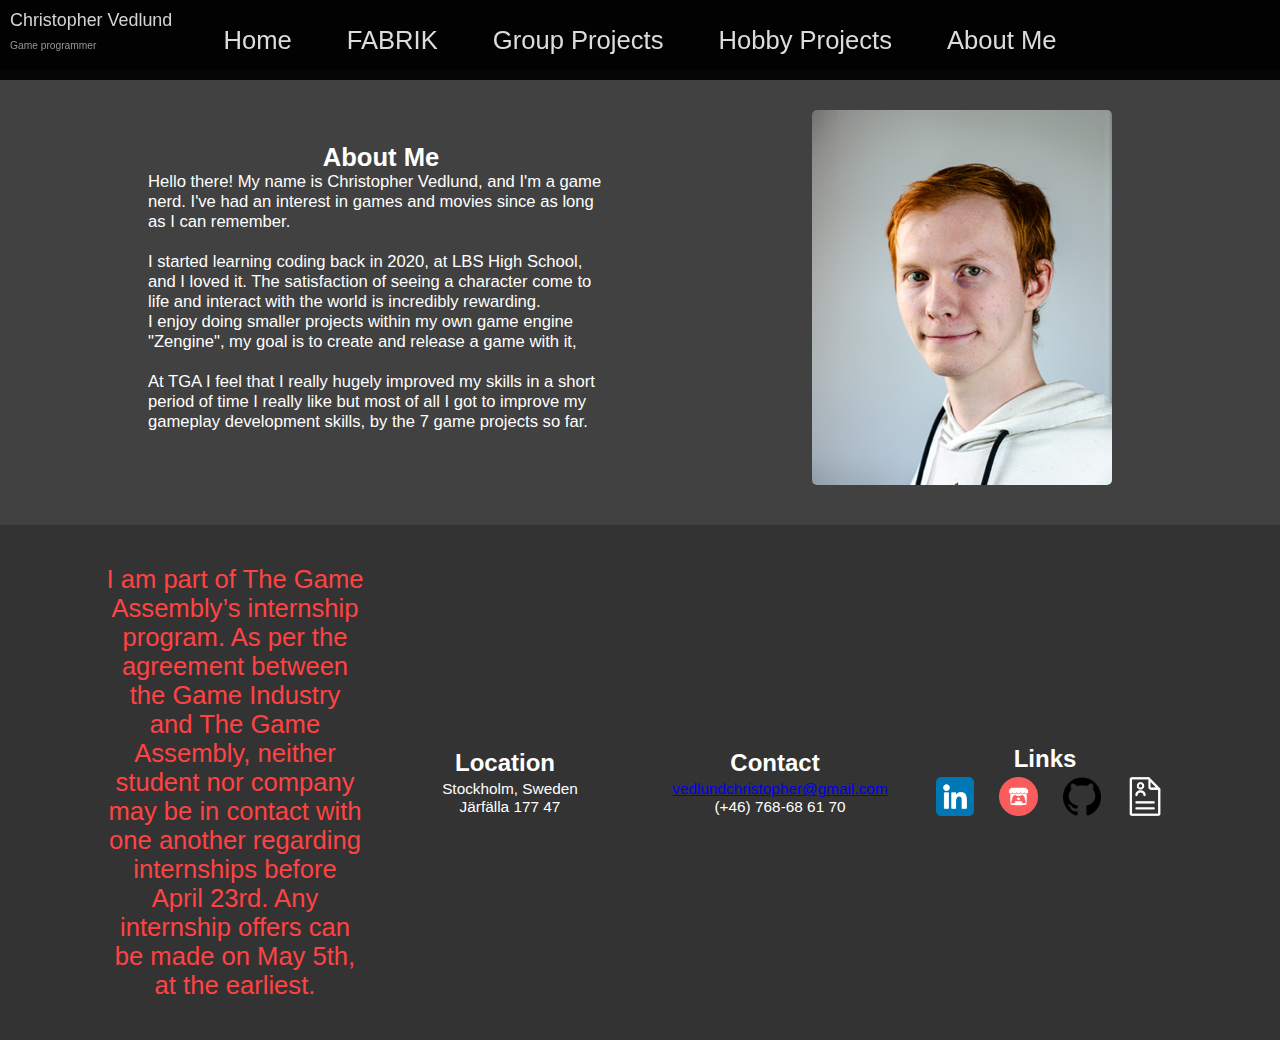
<file: about-me.html>
<!DOCTYPE html>
<html lang="en">

<head>
    <meta charset="UTF-8">
    <meta name="viewport" content="width=device-width, initial-scale=1.0">
    <title>Christopher Vedlund Portfolio</title>

    <link rel="stylesheet" href="styles.css">
    <link rel="shortcut icon" type="image/x-icon" href="Images/sp23christophervedlind-300x375.png">

    <meta name="description" content="Game programmer">
    <meta name="twitter:site_name" content="Christopher Vedlund Portfolio">
    <meta name="twitter:title" content="Christopher Vedlund Portfolio">
    <meta name="twitter:card" content="summary">
    <meta name="twitter:description" content="Game programmer">

    <meta property="og:url" content="https://christopher-vedlund.se/">
    <meta property="og:image" content="https://christopher-vedlund.se/Images/sp23christophervedlind-300x375.png">
    <meta property="og:site_name" content="Christopher Vedlund">
    <meta property="og:description" content="Game programmer">
    <meta property="og:title" content="Christopher Vedlund Portfolio">
</head>

<body>
    <div class="navbar">
        <div class="navbar-links">
            <a class="navbar-name">Christopher Vedlund</a>
            <a class="navbar-title">Game programmer</a>

            <a class="navbar-item" href="./" onmouseover="onHover_MenuEffect(0)" onmouseout="resetMenuEffect(0)">
                Home
            </a>
            <a class="navbar-item" href="specialization" onmouseover="onHover_MenuEffect(1)"
                onmouseout="resetMenuEffect(1)">
                FABRIK
            </a>
            <a class="navbar-item" href="index.html#games" onmouseover="onHover_MenuEffect(2)"
                onmouseout="resetMenuEffect(2)">
                Group Projects
            </a>
            <a class="navbar-item" href="./#hobby-projects" onmouseover="onHover_MenuEffect(3)"
                onmouseout="resetMenuEffect(3)">
                Hobby Projects
            </a>
            <a class="navbar-item" href="about-me" onmouseover="onHover_MenuEffect(4)" onmouseout="resetMenuEffect(4)">
                About Me
            </a>
        </div>
    </div>
    <hr class="separator">

        <div class="hhamburger">
            <div class="hamburger">☰</div>
        </div>

    <div class="sshowcase" style="margin-top: 70px">
        <div class="odd">
            <div class="about-me">
                <div class="title">About Me</div>
                <a>
                    Hello there! My name is Christopher Vedlund, and I'm a game nerd. I've had an interest in games and
                    movies since as long as I can remember.
                    <br>
                    <br>
                    I started learning coding back in 2020, at LBS High School, and I loved it. The satisfaction of
                    seeing a character come to life and interact with the world is incredibly rewarding.
                    <br>
                    I enjoy doing smaller projects within my own game engine "Zengine", my goal is to create and release
                    a game with it,
                    <br>
                    <br>
                    At TGA I feel that I really hugely improved my skills in a short period of time I really like but
                    most of all I got to improve my gameplay development skills, by the 7 game projects so far.
                    <br>
                    <br>
                </a>
            </div>

            <img class="about-me-image" src="Images/sp23christophervedlind-300x375.png">
        </div>
    </div>
    <script src="base.js"></script>
</body>


<footer>
    <div class="bottom-bar">

        <div class="item">
            <div class="aggreement">
                I am part of The Game Assembly’s internship program. As per the agreement between the Game
                Industry and The Game Assembly, neither student nor company may be in contact with one another
                regarding internships before April 23rd. Any internship offers can be made on May 5th, at the
                earliest.
            </div>
        </div>

        <div class="item">
            <div class="vertical-container">
                <a class="title">Location</a>
                <a class="phone">Stockholm, Sweden</a>
                <a class="phone">Järfälla 177 47</a>
            </div>
        </div>

        <div class="item">
            <div class="vertical-container">
                <a class="title">Contact</a>
                <a class="mail" href="mailto:vedlundchristopher@gmail.com"
                    target="_self">vedlundchristopher@gmail.com</a>
                <a class="phone">(+46) 768-68 61 70</a>
            </div>
        </div>


        <div class="item">
            <div class="vertical-container">
                <a class="title">Links</a>
            </div>

            <div class="links">
                <a href="https://www.linkedin.com/in/christopher-vedlund-64a7a0245/" target="_blank">
                    <img src="Images/linkedin-logo.png" role="button">
                </a>

                <a href="https://zultoox.itch.io" target="_blank">
                    <img src="Images/itch-io.1024x1024.png">
                </a>

                <a href="https://github.com/ZultooX" target="_blank">
                    <img src="Images/github.png">
                </a>

                <a href="https://1drv.ms/b/s!AqtFedgErE4RqvQ1vkNq_is4kpp5Ow?e=qucdbA" target="_blank">
                    <img src="Images/resume-7.png">
                </a>
            </div>
        </div>
    </div>
</footer>

</html>
</file>
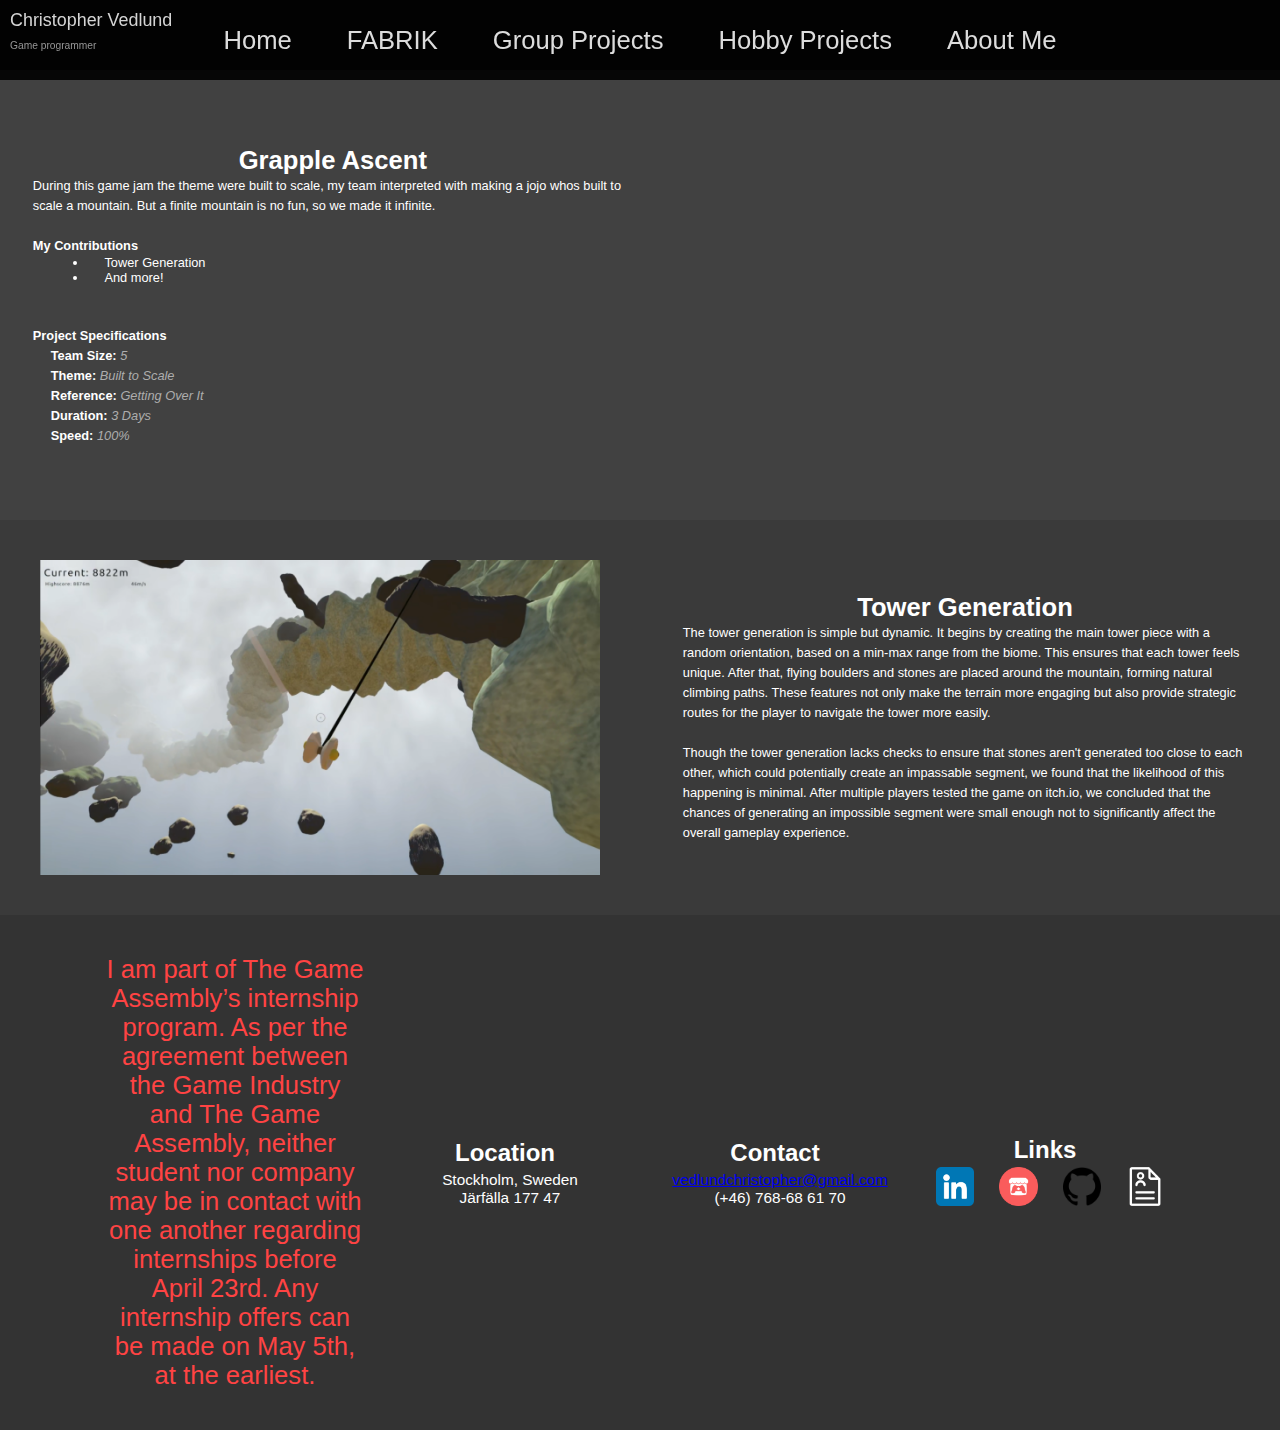
<file: grapple.html>
<!DOCTYPE html>
<html lang="en">

<head>
    <meta charset="UTF-8">
    <meta name="viewport" content="width=device-width, initial-scale=1.0">
    <title>Christopher Vedlund Portfolio</title>

    <link rel="stylesheet" href="styles.css">
    <link rel="shortcut icon" type="image/x-icon" href="Images/sp23christophervedlind-300x375.png">

    <meta name="description" content="Game programmer">
    <meta name="twitter:site_name" content="Christopher Vedlund Portfolio">
    <meta name="twitter:title" content="Christopher Vedlund Portfolio">
    <meta name="twitter:card" content="summary">
    <meta name="twitter:description" content="Game programmer">

    <meta property="og:url" content="https://christopher-vedlund.se/">
    <meta property="og:image" content="https://christopher-vedlund.se/Images/sp23christophervedlind-300x375.png">
    <meta property="og:site_name" content="Christopher Vedlund">
    <meta property="og:description" content="Game programmer">
    <meta property="og:title" content="Christopher Vedlund Portfolio">
</head>

<body>
    <div class="navbar">
        <div class="navbar-links">
            <a class="navbar-name">Christopher Vedlund</a>
            <a class="navbar-title">Game programmer</a>

            <a class="navbar-item" href="./" onmouseover="onHover_MenuEffect(0)"
                onmouseout="resetMenuEffect(0)">
                Home
            </a>
            <a class="navbar-item" href="specialization/" onmouseover="onHover_MenuEffect(1)" onmouseout="resetMenuEffect(1)">
                FABRIK
            </a>
            <a class="navbar-item" href="./#games" onmouseover="onHover_MenuEffect(2)"
                onmouseout="resetMenuEffect(2)">
                Group Projects
            </a>
        <a class="navbar-item" href="./#hobby-projects" onmouseover="onHover_MenuEffect(3)" onmouseout="resetMenuEffect(3)">
            Hobby Projects
        </a>
            <a class="navbar-item" href="about-me.html" onmouseover="onHover_MenuEffect(4)"
                onmouseout="resetMenuEffect(4)">
                About Me
            </a>
        </div>
    </div>
    <hr class="separator">

        <div class="hhamburger">
            <div class="hamburger">☰</div>
        </div>

    <div class="sshowcase" style="margin-top: 70px">
        <div class="odd">
            <div class="description">
                <div class="title">Grapple Ascent</div>
                <a>
                    <a>
                        During this game jam the theme were built to scale, my team interpreted with making a jojo whos
                        built to scale a mountain. But a finite mountain is no fun, so we made it infinite.
                    </a>
                    <br>
                    <br>

                    <a class="sub-title">My Contributions</a>
                    <ul>
                        <li>Tower Generation</li>
                        <li>And more!</li>
                    </ul>
                    <br>
                    <br>
                    <a class="sub-title">
                        Project Specifications
                    </a>
                    <br>
                    <a class="spec-title">Team Size: <a class="spec-text">5</a><br></a>
                    <a class="spec-title">Theme: <a class="spec-text">Built to Scale</a><br></a>
                    <a class="spec-title">Reference: <a class="spec-text">Getting Over It</a><br></a>
                    <a class="spec-title">Duration: <a class="spec-text">3 Days</a><br></a>
                    <a class="spec-title">Speed: <a class="spec-text">100%</a><br></a>
                </a>
            </div>

            <iframe src="https://www.youtube.com/embed/Dod657eCWag?si=thqrLfwGpq7hXdUZ" title="YouTube video player"
                frameborder="0"
                allow="accelerometer; autoplay; clipboard-write; encrypted-media; gyroscope; picture-in-picture; web-share"
                referrerpolicy="strict-origin-when-cross-origin" allowfullscreen></iframe>
        </div>


        <div class="even">
            <img clasS="game-image" src="Images/grapple/YOYO.png">
            <div class="description">
                <div class="title">Tower Generation</div>
                <a>
                    The tower generation is simple but dynamic. It begins by creating the main tower piece with a random
                    orientation, based on a min-max range from the biome. This ensures that each tower feels unique.
                    After that, flying boulders and stones are placed around the mountain, forming natural climbing
                    paths. These features not only make the terrain more engaging but also provide strategic routes for
                    the player to navigate the tower more easily.
                    <br>
                    <br>
                    Though the tower generation lacks checks to ensure that stones aren't generated too close to each
                    other, which could potentially create an impassable segment, we found that the likelihood of this
                    happening is minimal. After multiple players tested the game on itch.io, we concluded that the
                    chances of generating an impossible segment were small enough not to significantly affect the
                    overall gameplay experience.
                </a>
            </div>
        </div>


    </div>
    <script src="base.js"></script>

</body>


<footer>
    <div class="bottom-bar">

        <div class="item">
            <div class="aggreement">
                I am part of The Game Assembly’s internship program. As per the agreement between the Game
                Industry and The Game Assembly, neither student nor company may be in contact with one another
                regarding internships before April 23rd. Any internship offers can be made on May 5th, at the
                earliest.
            </div>
        </div>

        <div class="item">
            <div class="vertical-container">
                <a class="title">Location</a>
                <a class="phone">Stockholm, Sweden</a>
                <a class="phone">Järfälla 177 47</a>
            </div>
        </div>

        <div class="item">
            <div class="vertical-container">
                <a class="title">Contact</a>
                <a class="mail" href="mailto:vedlundchristopher@gmail.com"
                    target="_self">vedlundchristopher@gmail.com</a>
                <a class="phone">(+46) 768-68 61 70</a>
            </div>
        </div>


        <div class="item">
            <div class="vertical-container">
                <a class="title">Links</a>
            </div>

            <div class="links">
                <a href="https://www.linkedin.com/in/christopher-vedlund-64a7a0245/" target="_blank">
                    <img src="Images/linkedin-logo.png" role="button">
                </a>

                <a href="https://zultoox.itch.io" target="_blank">
                    <img src="Images/itch-io.1024x1024.png">
                </a>

                <a href="https://github.com/ZultooX" target="_blank">
                    <img src="Images/github.png">
                </a>

                <a href="Downloads/CV.pdf" target="_blank">
                    <img src="Images/resume-7.png">
                </a>
            </div>
        </div>
    </div>
</footer>

</html>
</file>
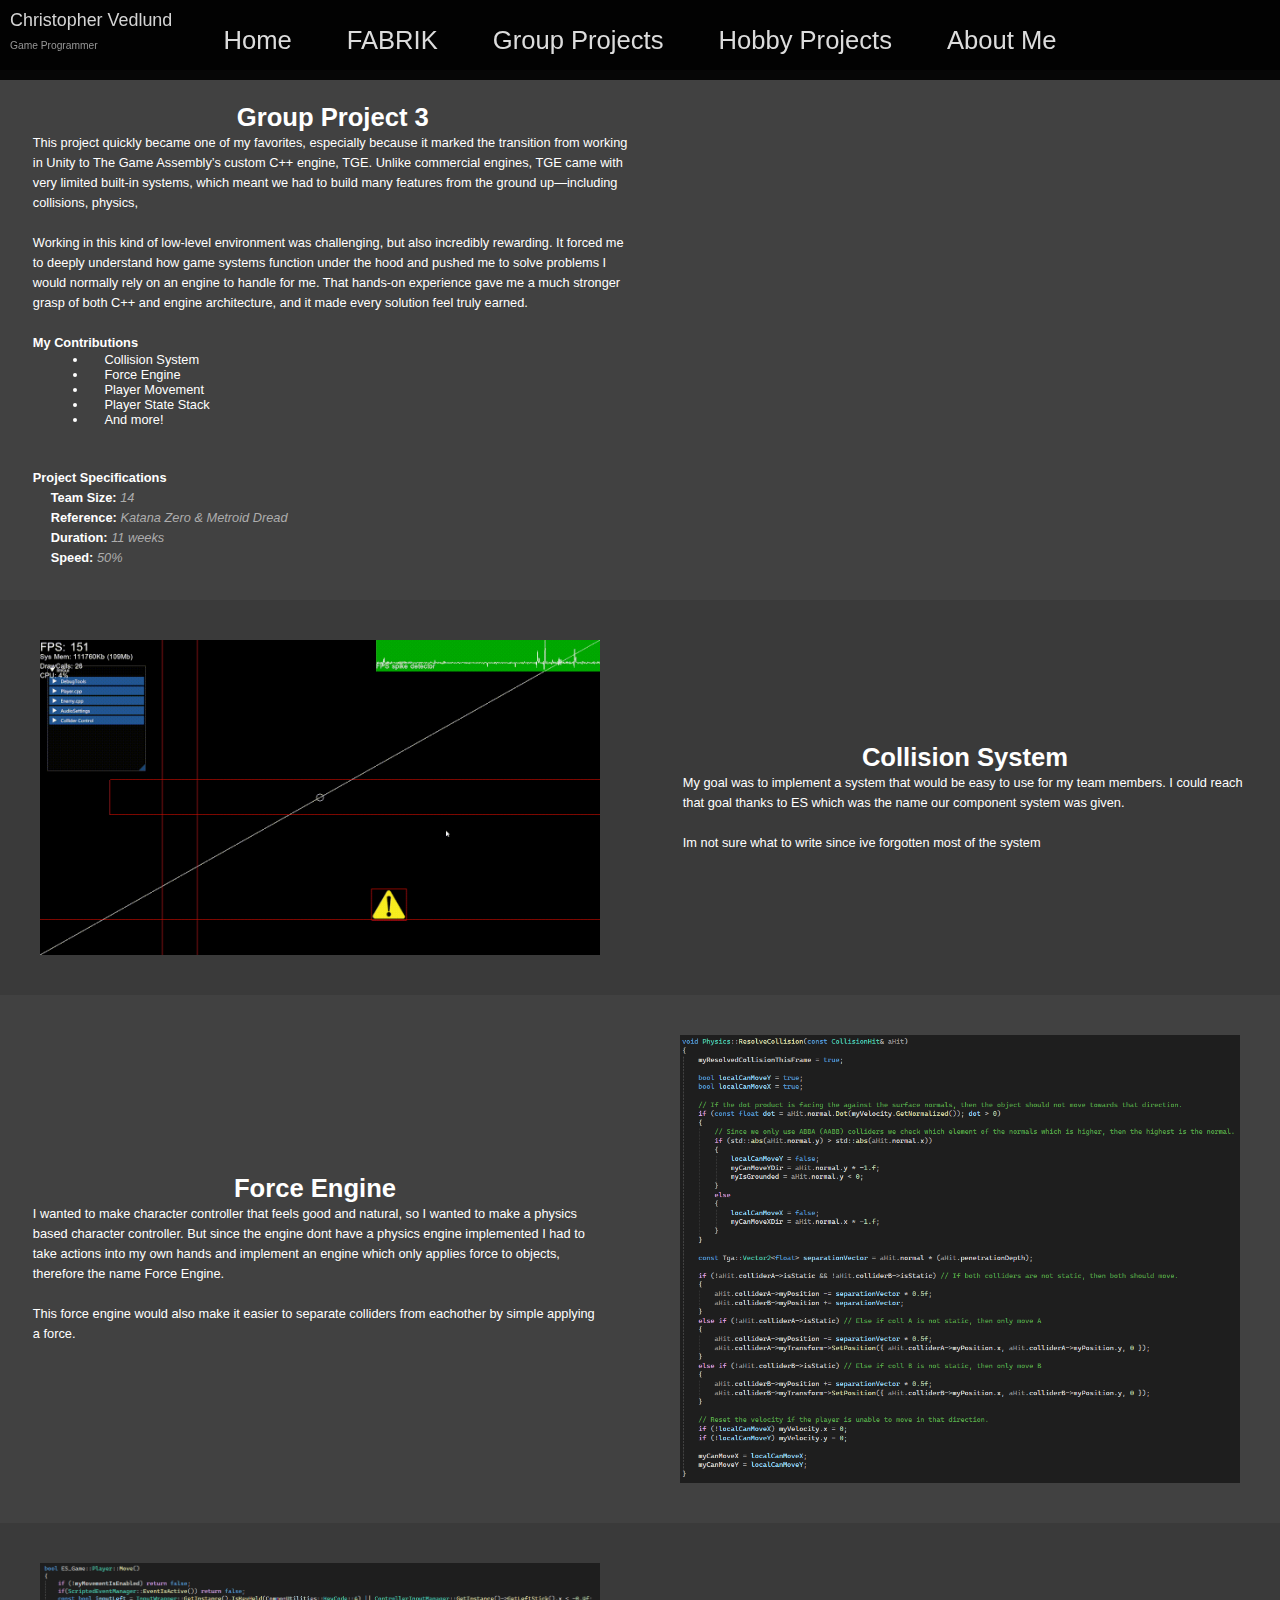
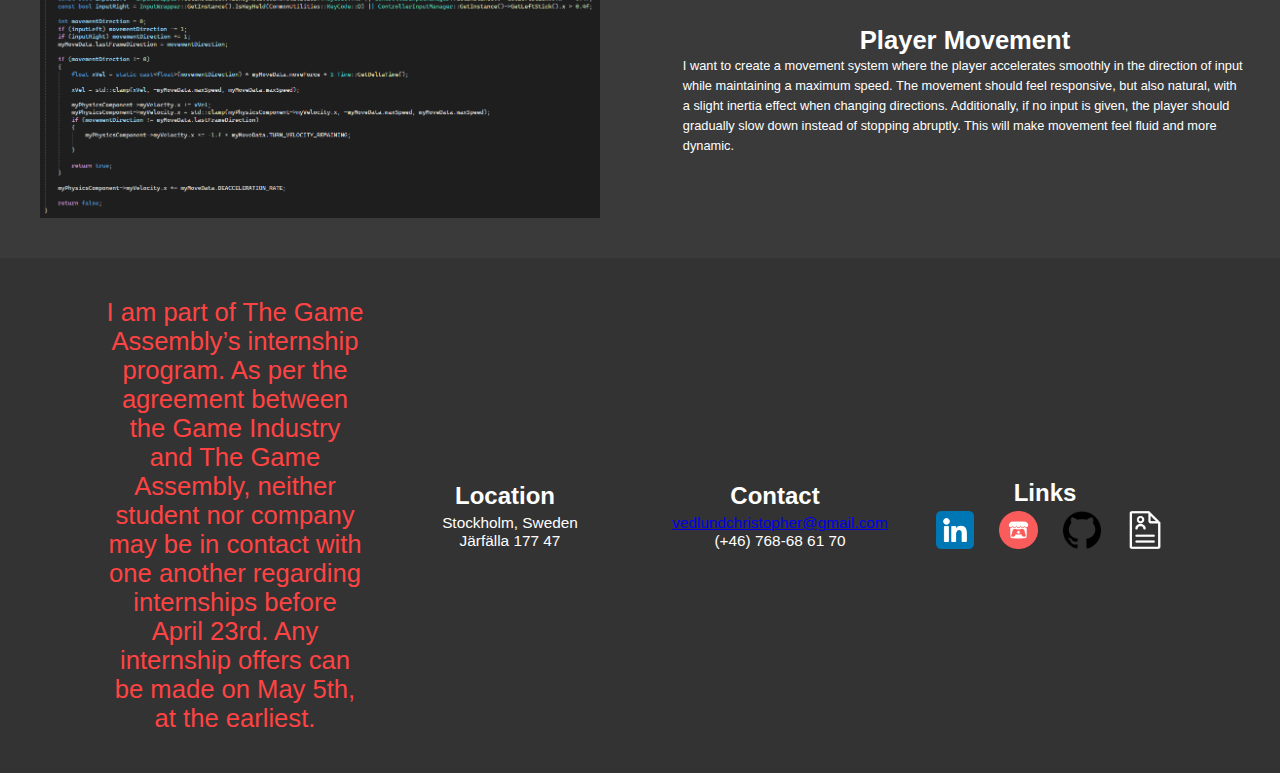
<file: p3.html>
<!DOCTYPE html>
<html lang="en">

<head>
    <meta charset="UTF-8">
    <meta name="viewport" content="width=device-width, initial-scale=1.0">
    <title>Christopher Vedlund Portfolio</title>
    
    <link rel="stylesheet" href="styles.css">
    <link rel="shortcut icon" type="image/x-icon" href="Images/sp23christophervedlind-300x375.png">
    <meta name="description" content="Game programmer">
    <meta name="twitter:site_name" content="Christopher Vedlund Portfolio">
    <meta name="twitter:title" content="Christopher Vedlund Portfolio">
    <meta name="twitter:card" content="summary">
    <meta name="twitter:description" content="Game programmer">
    
    <meta property="og:url" content="https://christopher-vedlund.se/">
    <meta property="og:image" content="https://christopher-vedlund.se/Images/sp23christophervedlind-300x375.png">
    <meta property="og:site_name" content="Christopher Vedlund">
    <meta property="og:description" content="Game programmer">
    <meta property="og:title" content="Christopher Vedlund Portfolio">
</head>

<body>
    <div class="navbar">
        <div class="navbar-links">
            <a class="navbar-name">Christopher Vedlund</a>
            <a class="navbar-title">Game Programmer</a>

            <a class="navbar-item" href="./" onmouseover="onHover_MenuEffect(0)"
                onmouseout="resetMenuEffect(0)">
                Home
            </a>
            <a class="navbar-item" href="specialization" onmouseover="onHover_MenuEffect(1)" onmouseout="resetMenuEffect(1)">
                FABRIK
            </a>
            <a class="navbar-item" href="./#games" onmouseover="onHover_MenuEffect(2)"
                onmouseout="resetMenuEffect(2)">
                Group Projects
            </a>
            <a class="navbar-item" href="./#hobby-projects" onmouseover="onHover_MenuEffect(3)" onmouseout="resetMenuEffect(3)">
                Hobby Projects
            </a>
            <a class="navbar-item" href="about-me" onmouseover="onHover_MenuEffect(4)"
                onmouseout="resetMenuEffect(4)">
                About Me
            </a>
        </div>
    </div>
    <hr class="separator">

        <div class="hhamburger">
            <div class="hamburger">☰</div>
        </div>

<div class="sshowcase" style="margin-top: 70px">
        <div class="odd">
            <div class="description">
                <div class="title">Group Project 3</div>
                <a>
                    This project quickly became one of my favorites, especially because it marked the transition from
                    working in Unity to The Game Assembly’s custom C++ engine, TGE. Unlike commercial engines, TGE came
                    with very limited built-in systems, which meant we had to build many features from the ground
                    up—including collisions, physics, 

                    <br><br>

                    Working in this kind of low-level environment was challenging, but also incredibly rewarding. It
                    forced me to deeply understand how game systems function under the hood and pushed me to solve
                    problems I would normally rely on an engine to handle for me. That hands-on experience gave me a
                    much stronger grasp of both C++ and engine architecture, and it made every solution feel truly
                    earned.
                    <br>
                    <br>

                    <a class="sub-title">My Contributions</a>
                    <ul>
                        <li>Collision System</li>
                        <li>Force Engine</li>
                        <li>Player Movement</li>
                        <li>Player State Stack</li>
                        <li>And more!</li>
                    </ul>

                    <br>
                    <br>
                    <a class="sub-title">
                        Project Specifications
                    </a>
                    <br>
                    <a class="spec-title">Team Size: <a class="spec-text">14</a><br></a>
                    <a class="spec-title">Reference: <a class="spec-text">Katana Zero & Metroid Dread</a><br></a>
                    <a class="spec-title">Duration: <a class="spec-text">11 weeks</a><br></a>
                    <a class="spec-title">Speed: <a class="spec-text">50%</a><br></a>
                </a>
            </div>

            <iframe src="https://www.youtube.com/embed/Xii4a4BIEeE?si=MJA1wFzg-ZYiMcPl" title="YouTube video player"
                frameborder="0"
                allow="accelerometer; autoplay; clipboard-write; encrypted-media; gyroscope; picture-in-picture; web-share"
                referrerpolicy="strict-origin-when-cross-origin" allowfullscreen></iframe>
        </div>

        <div class="even">
            <img class="game-image" src="../../Images/p3/collision.gif">
            <div class="description">
                <div class="title">Collision System</div>
                <a>
                    My goal was to implement a system that would be easy to use for my team members. I could reach that
                    goal thanks to ES which was the name our component system was given.
                    <br>
                    <br>
                    Im not sure what to write since ive forgotten most of the system
                </a>
            </div>
        </div>

        <div class="odd">
            <div class="description">
                <div class="title">Force Engine</div>
                <a>
                    I wanted to make character controller that feels good and natural, so I wanted to make a physics
                    based character controller. But since the engine dont have a physics engine implemented I had to
                    take actions into my own hands and implement an engine which only applies force to objects,
                    therefore the name Force Engine.
                    <br>
                    <br>
                    This force engine would also make it easier to separate colliders from eachother by simple applying
                    a force.
                </a>
            </div>

            <img class="game-image" src="../../Images/p3/separate-collisions.png">
        </div>

        <div class="even">
            <img class="game-image" src="../../Images/p3/player-movement.png">
            <div class="description">
                <div class="title">Player Movement</div>
                <a>
                    I want to create a movement system where the player accelerates smoothly in the direction of input
                    while maintaining a maximum speed. The movement should feel responsive, but also natural, with a
                    slight inertia effect when changing directions. Additionally, if no input is given, the player
                    should gradually slow down instead of stopping abruptly. This will make movement feel fluid and more
                    dynamic.
                </a>
            </div>
        </div>
    </div>
    <script src="base.js"></script>
</body>


<footer>
    <div class="bottom-bar">

        <div class="item">
            <div class="aggreement">
                I am part of The Game Assembly’s internship program. As per the agreement between the Game
                Industry and The Game Assembly, neither student nor company may be in contact with one another
                regarding internships before April 23rd. Any internship offers can be made on May 5th, at the
                earliest.
            </div>
        </div>

        <div class="item">
            <div class="vertical-container">
                <a class="title">Location</a>
                <a class="phone">Stockholm, Sweden</a>
                <a class="phone">Järfälla 177 47</a>
            </div>
        </div>

        <div class="item">
            <div class="vertical-container">
                <a class="title">Contact</a>
                <a class="mail" href="mailto:vedlundchristopher@gmail.com"
                    target="_self">vedlundchristopher@gmail.com</a>
                <a class="phone">(+46) 768-68 61 70</a>
            </div>
        </div>


        <div class="item">
            <div class="vertical-container">
                <a class="title">Links</a>
            </div>

            <div class="links">
                <a href="https://www.linkedin.com/in/christopher-vedlund-64a7a0245/" target="_blank">
                    <img src="Images/linkedin-logo.png" role="button">
                </a>

                <a href="https://zultoox.itch.io" target="_blank">
                    <img src="Images/itch-io.1024x1024.png">
                </a>

                <a href="https://github.com/ZultooX" target="_blank">
                    <img src="Images/github.png">
                </a>

                <a href="Downloads/CV.pdf" target="_blank">
                    <img src="Images/resume-7.png">
                </a>
            </div>
        </div>
    </div>
</footer>

</html>
</file>
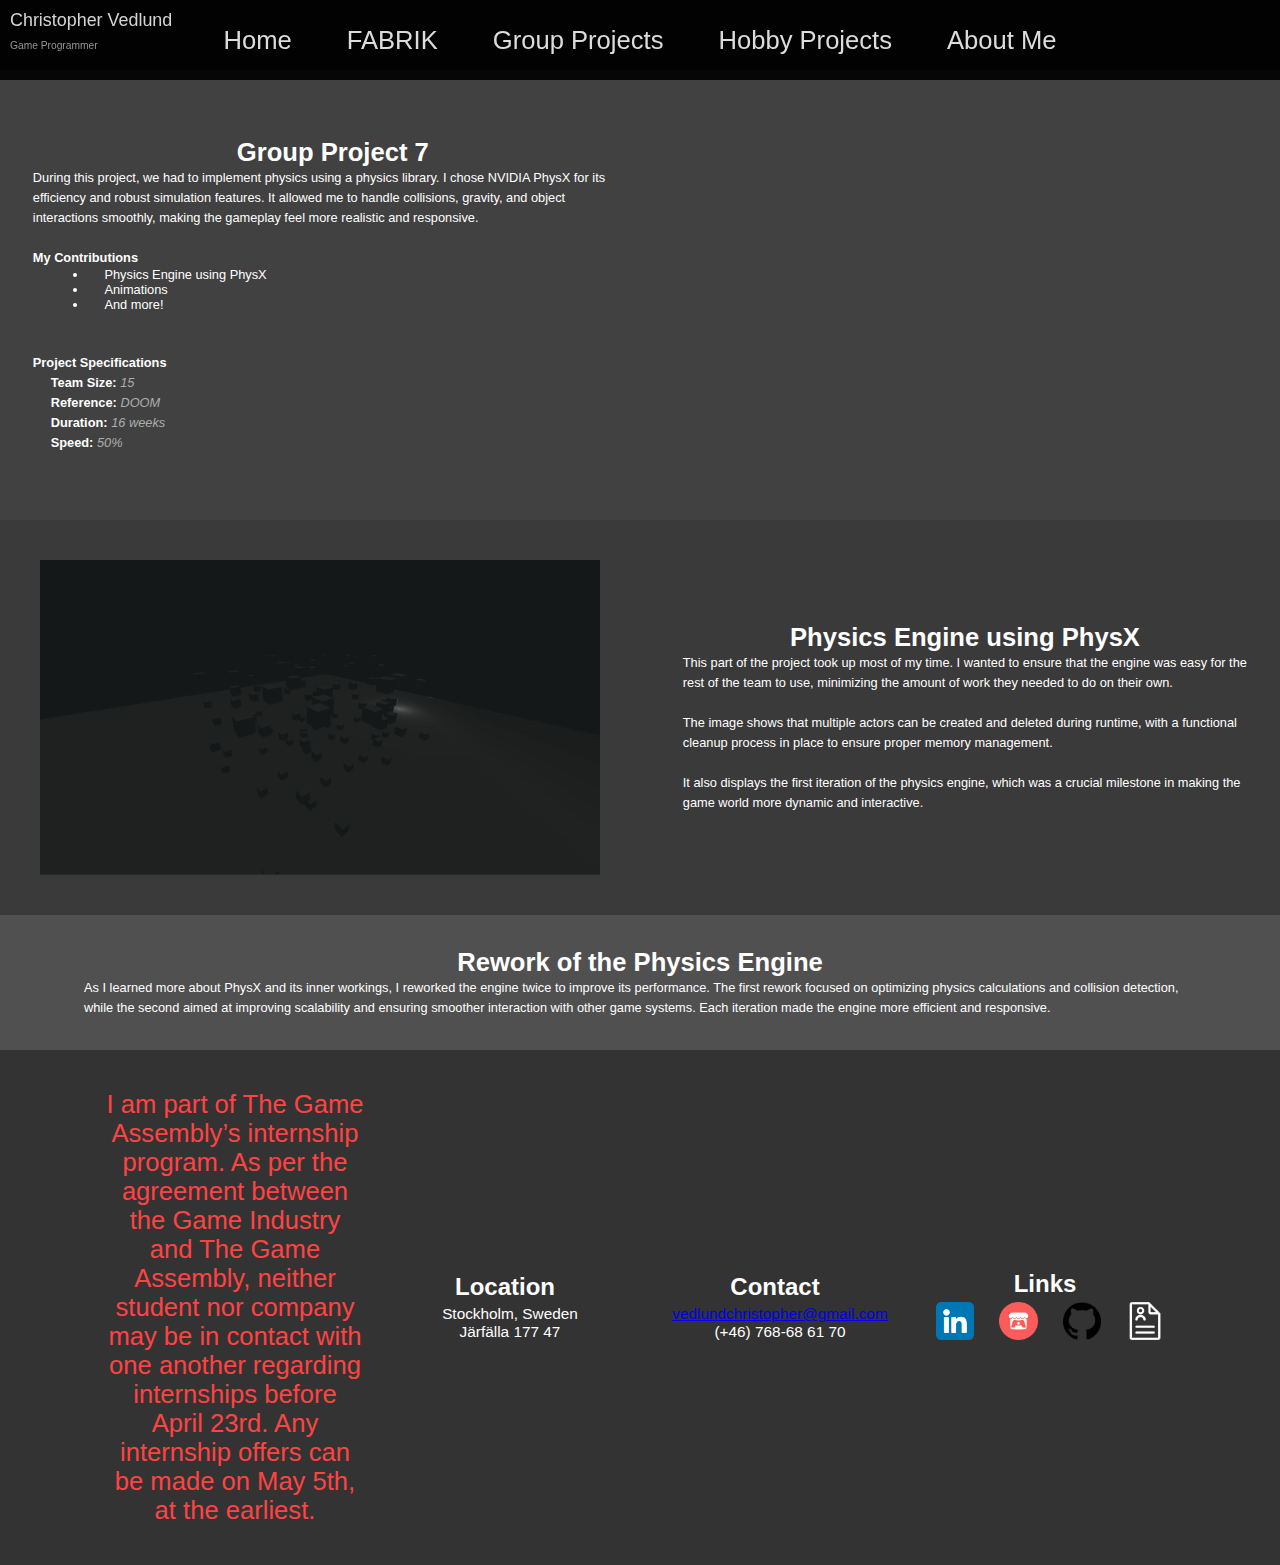
<file: p7.html>
<!DOCTYPE html>
<html lang="en">

<head>
    <meta charset="UTF-8">
    <meta name="viewport" content="width=device-width, initial-scale=1.0">
    <title>Christopher Vedlund Portfolio</title>

    <link rel="stylesheet" href="styles.css">
    <link rel="shortcut icon" type="image/x-icon" href="Images/sp23christophervedlind-300x375.png">
    <meta name="description" content="Game programmer">
    <meta name="twitter:site_name" content="Christopher Vedlund Portfolio">
    <meta name="twitter:title" content="Christopher Vedlund Portfolio">
    <meta name="twitter:card" content="summary">
    <meta name="twitter:description" content="Game programmer">

    <meta property="og:url" content="https://christopher-vedlund.se/">
    <meta property="og:image" content="https://christopher-vedlund.se/Images/sp23christophervedlind-300x375.png">
    <meta property="og:site_name" content="Christopher Vedlund">
    <meta property="og:description" content="Game programmer">
    <meta property="og:title" content="Christopher Vedlund Portfolio">
</head>

<body>
    <div class="navbar">
        <div class="navbar-links">
            <a class="navbar-name">Christopher Vedlund</a>
            <a class="navbar-title">Game Programmer</a>

            <a class="navbar-item" href="./" onmouseover="onHover_MenuEffect(0)" onmouseout="resetMenuEffect(0)">
                Home
            </a>
            <a class="navbar-item" href="specialization" onmouseover="onHover_MenuEffect(1)"
                onmouseout="resetMenuEffect(1)">
                FABRIK
            </a>
            <a class="navbar-item" href="./#games" onmouseover="onHover_MenuEffect(2)" onmouseout="resetMenuEffect(2)">
                Group Projects
            </a>
            <a class="navbar-item" href="./#hobby-projects" onmouseover="onHover_MenuEffect(3)"
                onmouseout="resetMenuEffect(3)">
                Hobby Projects
            </a>
            <a class="navbar-item" href="about-me" onmouseover="onHover_MenuEffect(4)" onmouseout="resetMenuEffect(4)">
                About Me
            </a>
        </div>
    </div>
    <hr class="separator">

        <div class="hhamburger">
            <div class="hamburger">☰</div>
        </div>

    <div class="sshowcase" style="margin-top: 70px">
        <div class="odd">
            <div class="description">
                <div class="title">Group Project 7</div>
                <a>
                    During this project, we had to implement physics using a physics library. I chose NVIDIA PhysX for
                    its efficiency and robust simulation features. It allowed me to handle collisions, gravity, and
                    object interactions smoothly, making the gameplay feel more realistic and responsive.
                    <br>
                    <br>

                    <a class="sub-title">My Contributions</a>
                    <ul>
                        <li>Physics Engine using PhysX</li>
                        <li>Animations</li>
                        <li>And more!</li>
                    </ul>

                    <br>
                    <br>
                    <a class="sub-title">
                        Project Specifications
                    </a>
                    <br>
                    <a class="spec-title">Team Size: <a class="spec-text">15</a><br></a>
                    <a class="spec-title">Reference: <a class="spec-text">DOOM</a><br></a>
                    <a class="spec-title">Duration: <a class="spec-text">16 weeks</a><br></a>
                    <a class="spec-title">Speed: <a class="spec-text">50%</a><br></a>
                </a>
            </div>

            <iframe src="https://www.youtube.com/embed/D1MNXhfdGHE?si=WtB7KMQCcwdx7uPC" title="YouTube video player"
                frameborder="0"
                allow="accelerometer; autoplay; clipboard-write; encrypted-media; gyroscope; picture-in-picture; web-share"
                referrerpolicy="strict-origin-when-cross-origin" allowfullscreen></iframe>
        </div>

        <div class="even">
            <img class="game-image" src="Images/p7/physics-first-iteration.gif">
            <div class="description">
                <div class="title">Physics Engine using PhysX</div>
                <a>
                    This part of the project took up most of my time. I wanted to ensure that the engine was easy for
                    the rest of the team
                    to use, minimizing the amount of work they needed to do on their own.
                    <br>
                    <br>
                    The image shows that multiple actors can be created and deleted during runtime, with a functional
                    cleanup process in
                    place to ensure proper memory management.
                    <br>
                    <br>
                    It also displays the first iteration of the physics engine, which was a crucial milestone in making
                    the game world more
                    dynamic and interactive.
                </a>
            </div>
        </div>

        <div class="center">
            <div class="description">
                <div class="title">Rework of the Physics Engine</div>
                <a>
                    As I learned more about PhysX and its inner workings, I reworked the engine twice to improve its
                    performance. The first rework focused on optimizing physics calculations and collision detection,
                    while the second aimed at improving scalability and ensuring smoother interaction with other game
                    systems. Each iteration made the engine more efficient and responsive.
                </a>
            </div>
        </div>
    </div>
    <script src="base.js"></script>
</body>


<footer>
    <div class="bottom-bar">

        <div class="item">
            <div class="aggreement">
                I am part of The Game Assembly’s internship program. As per the agreement between the Game
                Industry and The Game Assembly, neither student nor company may be in contact with one another
                regarding internships before April 23rd. Any internship offers can be made on May 5th, at the
                earliest.
            </div>
        </div>

        <div class="item">
            <div class="vertical-container">
                <a class="title">Location</a>
                <a class="phone">Stockholm, Sweden</a>
                <a class="phone">Järfälla 177 47</a>
            </div>
        </div>

        <div class="item">
            <div class="vertical-container">
                <a class="title">Contact</a>
                <a class="mail" href="mailto:vedlundchristopher@gmail.com"
                    target="_self">vedlundchristopher@gmail.com</a>
                <a class="phone">(+46) 768-68 61 70</a>
            </div>
        </div>


        <div class="item">
            <div class="vertical-container">
                <a class="title">Links</a>
            </div>

            <div class="links">
                <a href="https://www.linkedin.com/in/christopher-vedlund-64a7a0245/" target="_blank">
                    <img src="Images/linkedin-logo.png" role="button">
                </a>

                <a href="https://zultoox.itch.io" target="_blank">
                    <img src="Images/itch-io.1024x1024.png">
                </a>

                <a href="https://github.com/ZultooX" target="_blank">
                    <img src="Images/github.png">
                </a>

                <a href="Downloads/CV.pdf" target="_blank">
                    <img src="Images/resume-7.png">
                </a>
            </div>
        </div>
    </div>
</footer>

</html>
</file>
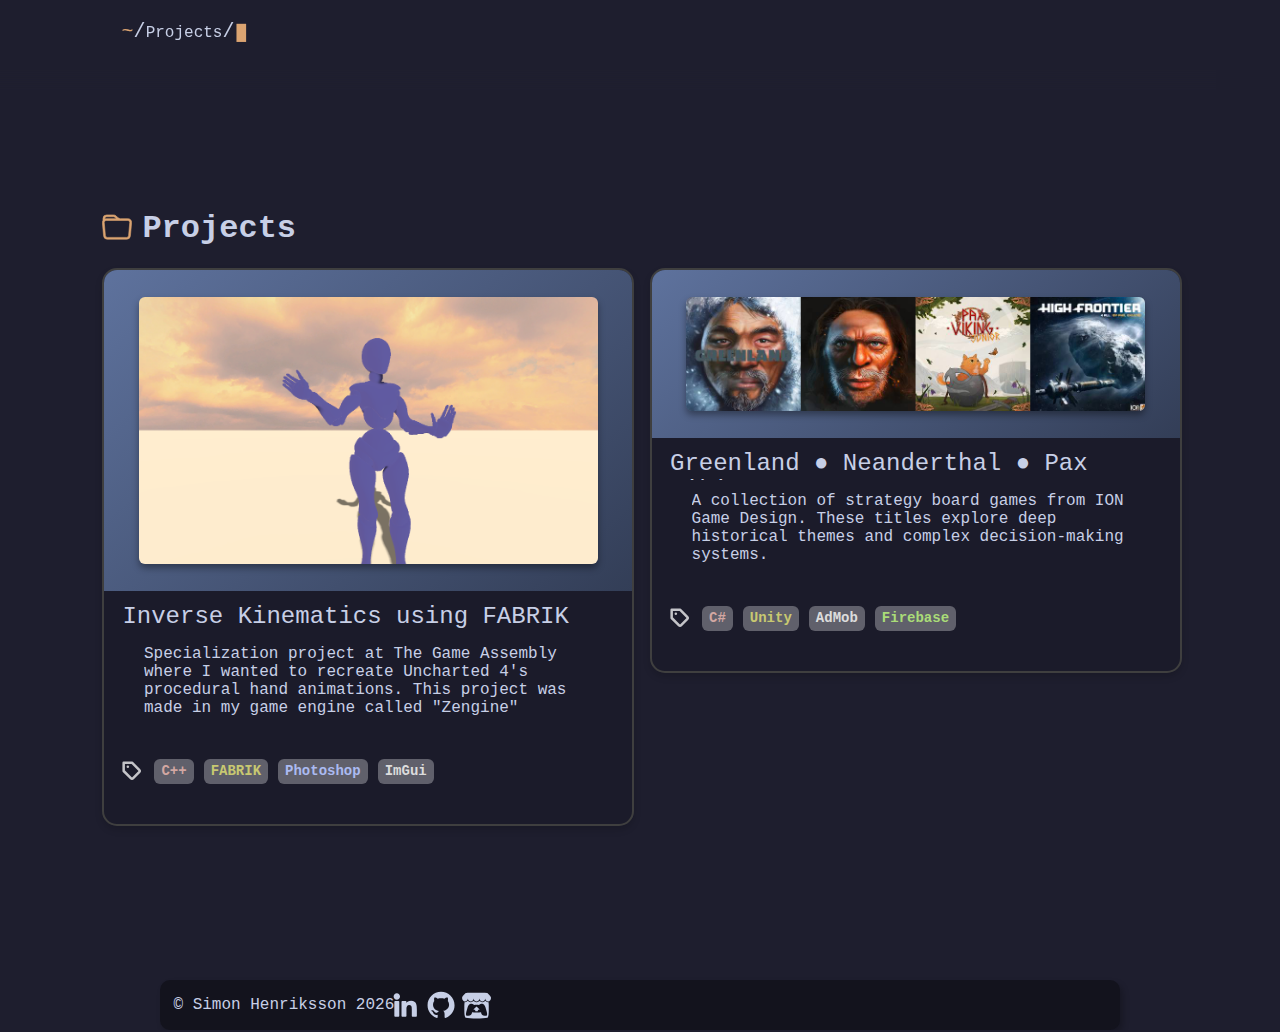
<file: Projects.html>
<!DOCTYPE html>
<html lang="en">

<head>
    <link rel="stylesheet" href="/Content/BaseStyles.css">
    <link rel="stylesheet" href="/Content/Projects.css">
    <link rel="stylesheet" href="/Content/AllProjects.css">
    <meta charset="utf-8">
</head>

<body hidden>
    <div class="page-middle-offseter">
        <div class="featured-projects">
            <div class="featured-text-holder">
                <svg class="featured-Folder accent-color" xmlns="http://www.w3.org/2000/svg" width="16" height="16"
                    fill="currentColor" class="bi bi-folder" viewBox="0 0 16 16">
                    <path
                        d="M.54 3.87.5 3a2 2 0 0 1 2-2h3.672a2 2 0 0 1 1.414.586l.828.828A2 2 0 0 0 9.828 3h3.982a2 2 0 0 1 1.992 2.181l-.637 7A2 2 0 0 1 13.174 14H2.826a2 2 0 0 1-1.991-1.819l-.637-7a2 2 0 0 1 .342-1.31zM2.19 4a1 1 0 0 0-.996 1.09l.637 7a1 1 0 0 0 .995.91h10.348a1 1 0 0 0 .995-.91l.637-7A1 1 0 0 0 13.81 4zm4.69-1.707A1 1 0 0 0 6.172 2H2.5a1 1 0 0 0-1 .981l.006.139q.323-.119.684-.12h5.396z" />
                </svg>

                <h1 class="header-title">
                    Projects
                </h1>
            </div>

            <div class="featured-project-grid" id="projects-grid">

            </div>
        </div>
    </div>
</body>

</html>

<script type="module" src="/Content/ProjectManager.js"></script>
<script type="module" src="/Content/AllProjects.js"></script>

<script src="/Content/TextModify.js"></script>
<script src="/Content/ScreenManager.js"></script>
<script src="/Content/BreadcrumbConsoleBar.js"></script>
</file>
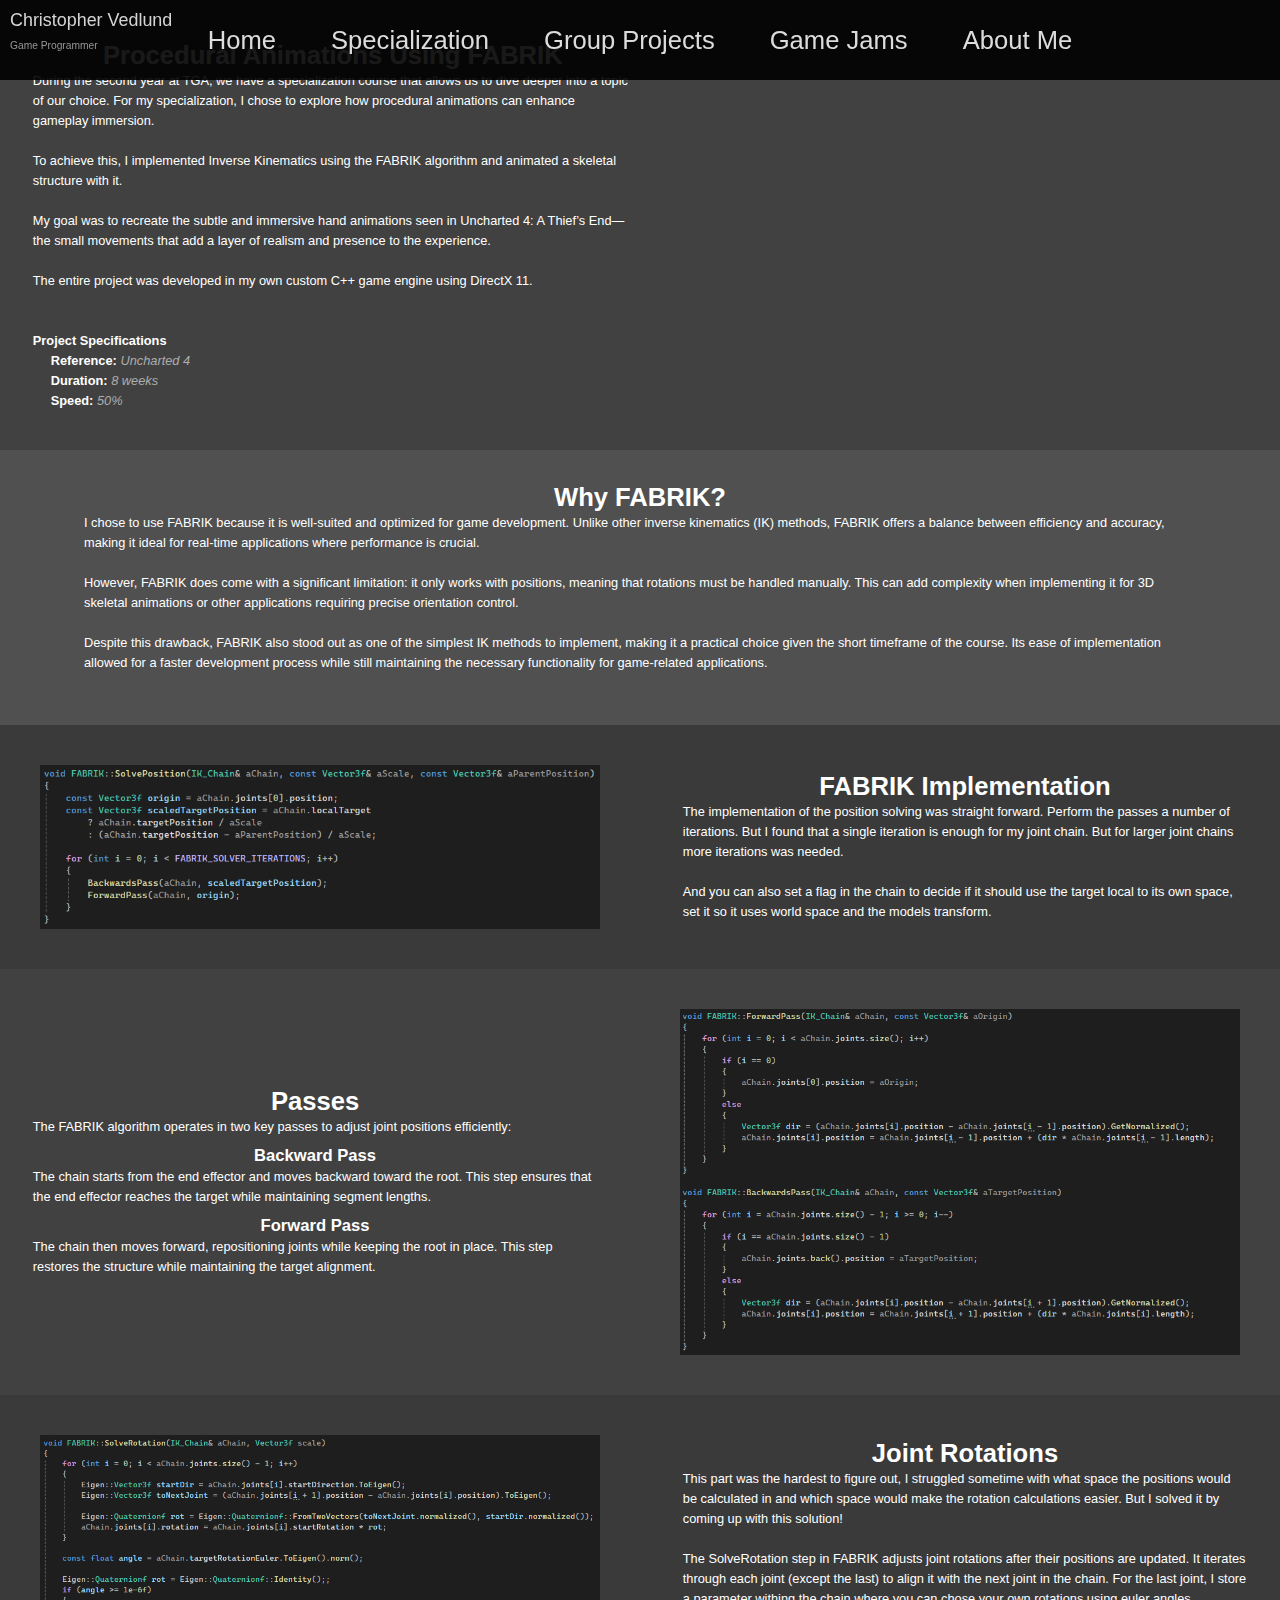
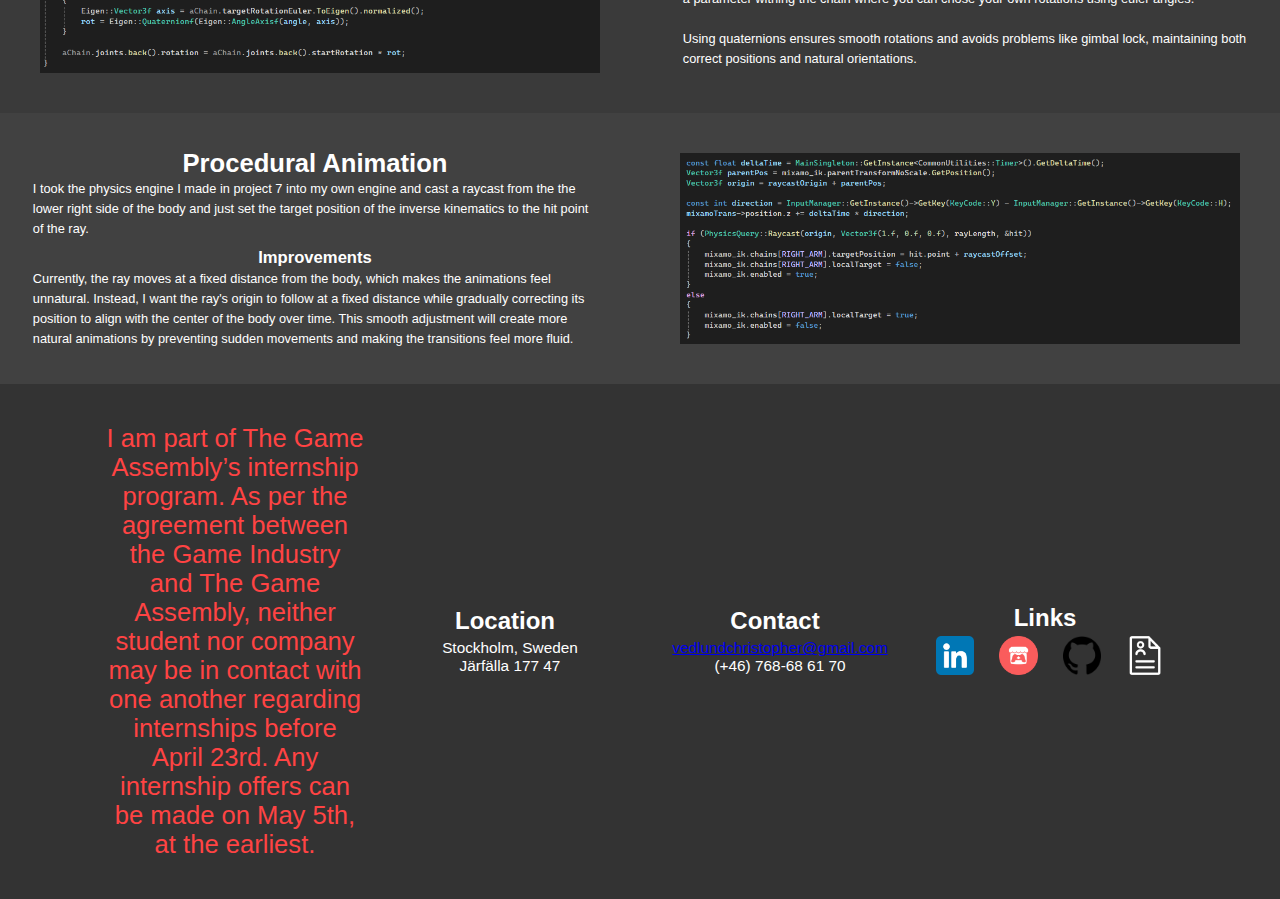
<file: spec.html>
<!DOCTYPE html>
<html lang="en">

<head>
    <meta charset="UTF-8">
    <meta name="viewport" content="width=device-width, initial-scale=1.0">
    <title>Christopher Vedlund Game Programmer</title>

    <link rel="stylesheet" href="styles.css">
</head>

<body>
    <div class="navbar">
        <div class="navbar-links">
            <a class="navbar-name">Christopher Vedlund</a>
            <a class="navbar-title">Game Programmer</a>

            <a class="navbar-item" href="index.html" onmouseover="onHover_MenuEffect(0)"
                onmouseout="resetMenuEffect(0)">
                Home
            </a>
            <a class="navbar-item" href="spec.html" onmouseover="onHover_MenuEffect(1)" onmouseout="resetMenuEffect(1)">
                Specialization
            </a>
            <a class="navbar-item" href="index.html#games" onmouseover="onHover_MenuEffect(2)"
                onmouseout="resetMenuEffect(2)">
                Group Projects
            </a>
            <a class="navbar-item" href="index.html#gamejams" onmouseover="onHover_MenuEffect(3)"
                onmouseout="resetMenuEffect(3)">
                Game Jams
            </a>
            <a class="navbar-item" href="about-me.html" onmouseover="onHover_MenuEffect(4)"
                onmouseout="resetMenuEffect(4)">
                About Me
            </a>
        </div>
    </div>
    <hr class="separator">

    <div class="hamburger">☰</div>

    <div class="sshowcase">
        <div class="odd">
            <div class="description">
                <div class="title">Procedural Animations Using FABRIK</div>
                <a>
                    During the second year at TGA, we have a specialization course that allows us to dive deeper into a
                    topic of our choice. For my specialization, I chose to explore how procedural animations can enhance
                    gameplay immersion.
                    <br>
                    <br>
                    To achieve this, I implemented Inverse Kinematics using the FABRIK algorithm and animated a skeletal
                    structure with it.
                    <br>
                    <br>
                    My goal was to recreate the subtle and immersive hand animations seen in Uncharted 4: A Thief’s
                    End—the small movements that add a layer of realism and presence to the experience.
                    <br>
                    <br>
                    The entire project was developed in my own custom C++ game engine using DirectX 11.

                    <br>
                    <br>
                    <br>
                    <a class="sub-title">
                        Project Specifications
                    </a>
                    <br>
                    <a class="spec-title">Reference: <a class="spec-text">Uncharted 4</a><br></a>
                    <a class="spec-title">Duration: <a class="spec-text">8 weeks</a><br></a>
                    <a class="spec-title">Speed: <a class="spec-text">50%</a><br></a>
                </a>
            </div>

            <iframe src="https://www.youtube.com/embed/0eaVrAHqGgs?si=mE9kZsWgfhLLWD1F" title="YouTube video player"
                frameborder="0"
                allow="accelerometer; autoplay; clipboard-write; encrypted-media; gyroscope; picture-in-picture; web-share"
                referrerpolicy="strict-origin-when-cross-origin" allowfullscreen></iframe>
        </div>

        <div class="center">
            <div class="description">
                <div class="title">Why FABRIK?</div>
                <a>
                    I chose to use FABRIK because it is well-suited and optimized for game development. Unlike other
                    inverse
                    kinematics (IK) methods, FABRIK offers a balance between efficiency and accuracy, making it ideal
                    for
                    real-time applications where performance is crucial.
                    <br><br>
                    However, FABRIK does come with a significant limitation: it only works with positions, meaning that
                    rotations must be handled manually. This can add complexity when implementing it for 3D skeletal
                    animations
                    or other applications requiring precise orientation control.
                    <br><br>
                    Despite this drawback, FABRIK also stood out as one of the simplest IK methods to implement, making
                    it a
                    practical choice given the short timeframe of the course. Its ease of implementation allowed for a
                    faster
                    development process while still maintaining the necessary functionality for game-related
                    applications.
                    <br><br>
                </a>
            </div>
        </div>





        <div class="even">
            <img class="game-image" src="../../Images/specialization/SolvePosition_prnt.png">
            <div class="description">
                <div class="title">FABRIK Implementation</div>
                <a>
                    The implementation of the position solving was straight forward. Perform the passes a number of
                    iterations. But I found that a single iteration is enough for my joint chain. But for larger joint
                    chains more iterations was needed.
                    <br>
                    <br>
                    And you can also set a flag in the chain to decide if it should use the target local to its own
                    space, set it so it uses world space and the models transform.
                </a>
            </div>
        </div>

        <div class="odd">
            <div class="description">
                <div class="title">Passes</div>
                <a>
                    The FABRIK algorithm operates in two key passes to adjust joint positions efficiently:
                </a>

                <div class="subtitle">Backward Pass</div>
                <a>
                    The chain starts from the end effector and moves backward toward the root. This step ensures that
                    the
                    end effector reaches the target while maintaining segment lengths.
                </a>

                <div class="subtitle">Forward Pass</div>
                <a>
                    The chain then moves forward, repositioning joints while keeping the root in place. This step
                    restores
                    the structure while maintaining the target alignment.
                </a>
            </div>

            <img class="game-image" src="../../Images/specialization/frw_bcw_pass.png"
                alt="FABRIK Forward and Backward Pass">
        </div>

        <div class="even">
            <img class="game-image" src="../../Images/specialization/solve-rotations.png">
            <div class="description">
                <div class="title">Joint Rotations</div>
                <a>
                    This part was the hardest to figure out, I struggled sometime with what space the positions would be
                    calculated in and which space would make the rotation calculations easier. But I solved it by coming
                    up with this solution!
                    <br>
                    <br>
                    The SolveRotation step in FABRIK adjusts joint rotations after their positions are updated. It
                    iterates through each joint (except the last) to align it with the next joint in the chain. For the
                    last joint, I store a parameter withing the chain where you can chose your own rotations using euler
                    angles.
                    <br>
                    <br>
                    Using quaternions ensures smooth rotations and avoids problems like gimbal lock, maintaining both
                    correct positions and natural orientations.
                </a>
            </div>
        </div>

        <div class="odd">
            <div class="description">
                <div class="title">Procedural Animation</div>
                <a>
                    I took the physics engine I made in project 7 into my own engine and cast a raycast from the the
                    lower right side of the body and just set the target position of the inverse kinematics to the hit
                    point of the ray.
                </a>

                <div class="subtitle">Improvements</div>
                <a>
                    Currently, the ray moves at a fixed distance from the body, which makes the animations feel
                    unnatural. Instead, I want the ray's origin to follow at a fixed distance while gradually correcting
                    its position to align with the center of the body over time. This smooth adjustment will create more
                    natural animations by preventing sudden movements and making the transitions feel more fluid.
                </a>
            </div>

            <img class="game-image" src="../../Images/specialization/procedural-animation.png"
                alt="FABRIK Forward and Backward Pass">
        </div>
    </div>
    <script src="base.js"></script>
</body>


<footer>
    <div class="bottom-bar">

        <div class="item">
            <div class="aggreement">
                I am part of The Game Assembly’s internship program. As per the agreement between the Game
                Industry and The Game Assembly, neither student nor company may be in contact with one another
                regarding internships before April 23rd. Any internship offers can be made on May 5th, at the
                earliest.
            </div>
        </div>

        <div class="item">
            <div class="vertical-container">
                <a class="title">Location</a>
                <a class="phone">Stockholm, Sweden</a>
                <a class="phone">Järfälla 177 47</a>
            </div>
        </div>

        <div class="item">
            <div class="vertical-container">
                <a class="title">Contact</a>
                <a class="mail" href="mailto:vedlundchristopher@gmail.com"
                    target="_self">vedlundchristopher@gmail.com</a>
                <a class="phone">(+46) 768-68 61 70</a>
            </div>
        </div>


        <div class="item">
            <div class="vertical-container">
                <a class="title">Links</a>
            </div>

            <div class="links">
                <a href="https://www.linkedin.com/in/christopher-vedlund-64a7a0245/" target="_blank">
                    <img src="Images/linkedin-logo.png" role="button">
                </a>

                <a href="https://zultoox.itch.io" target="_blank">
                    <img src="Images/itch-io.1024x1024.png">
                </a>

                <a href="https://github.com/ZultooX" target="_blank">
                    <img src="Images/github.png">
                </a>

                <a href="https://1drv.ms/b/s!AqtFedgErE4RqvQ1vkNq_is4kpp5Ow?e=qucdbA" target="_blank">
                    <img src="Images/resume-7.png">
                </a>
            </div>
        </div>
    </div>
</footer>

</html>
</file>
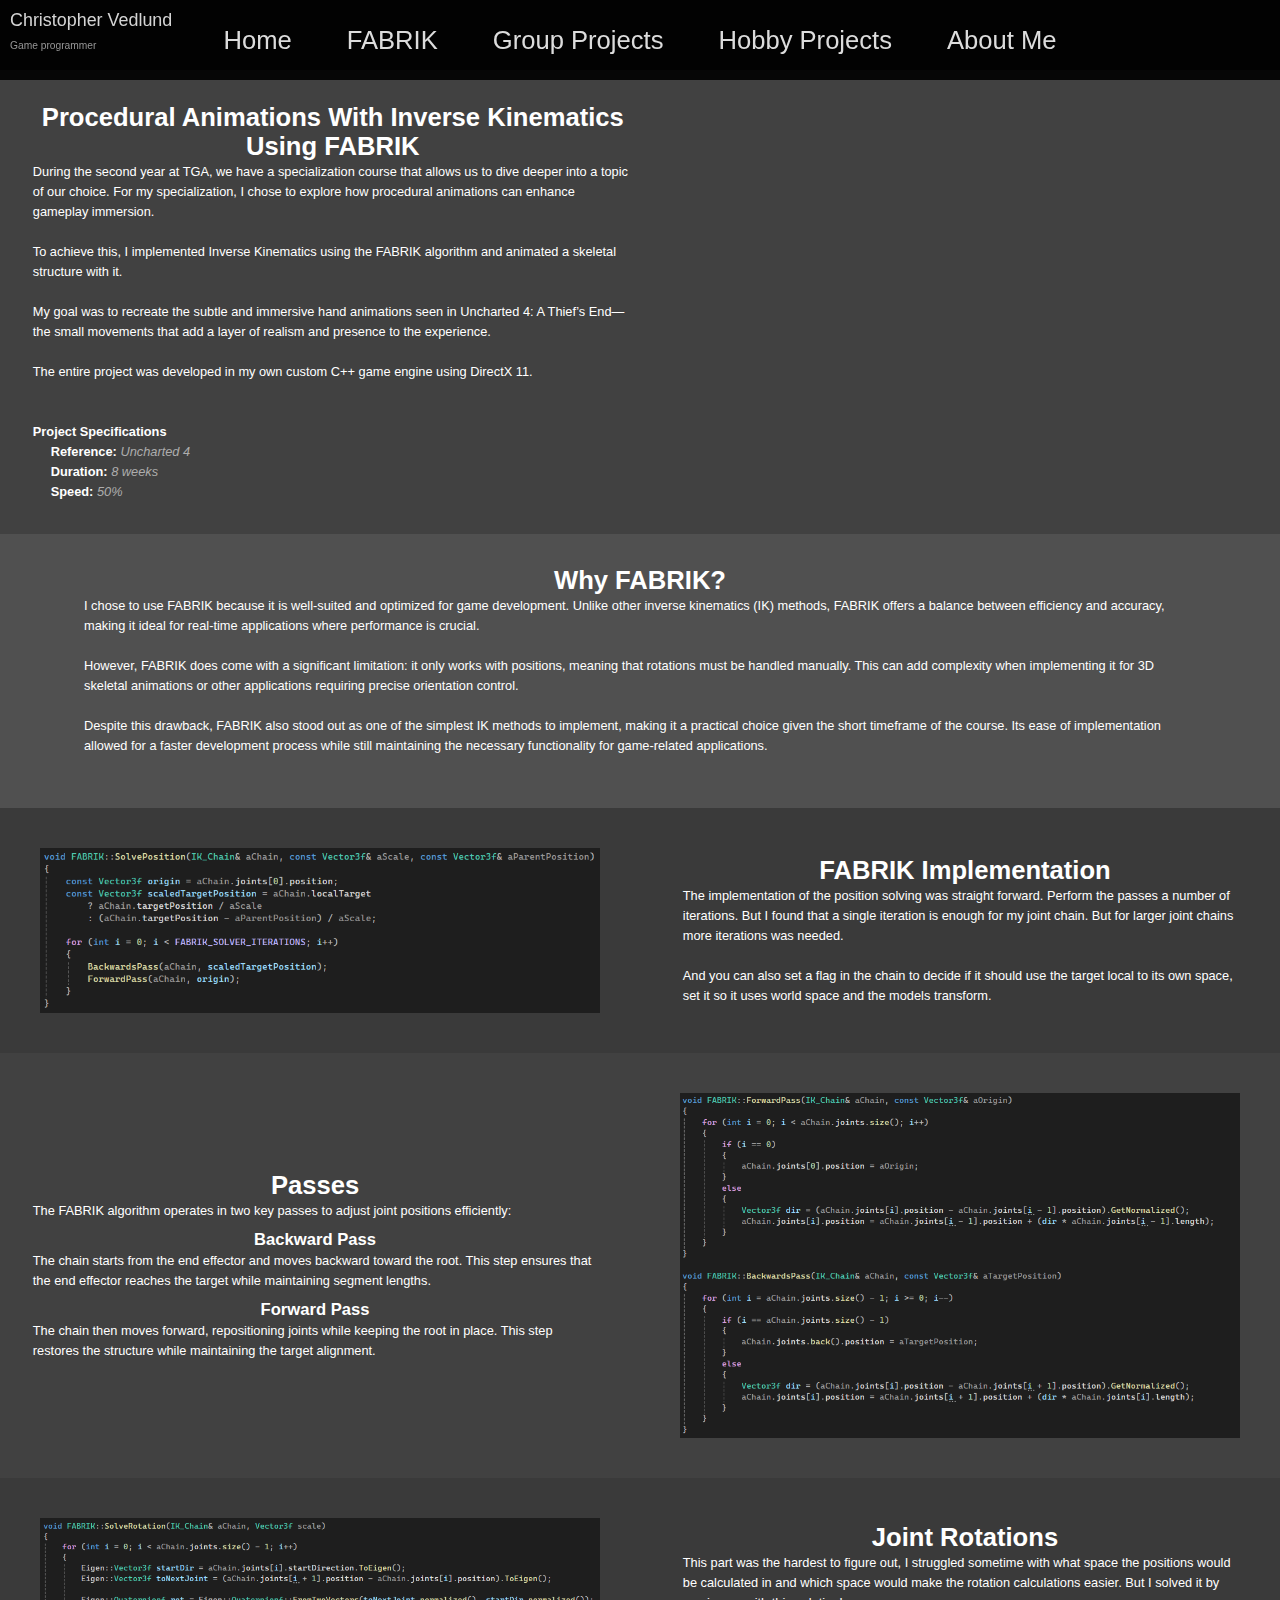
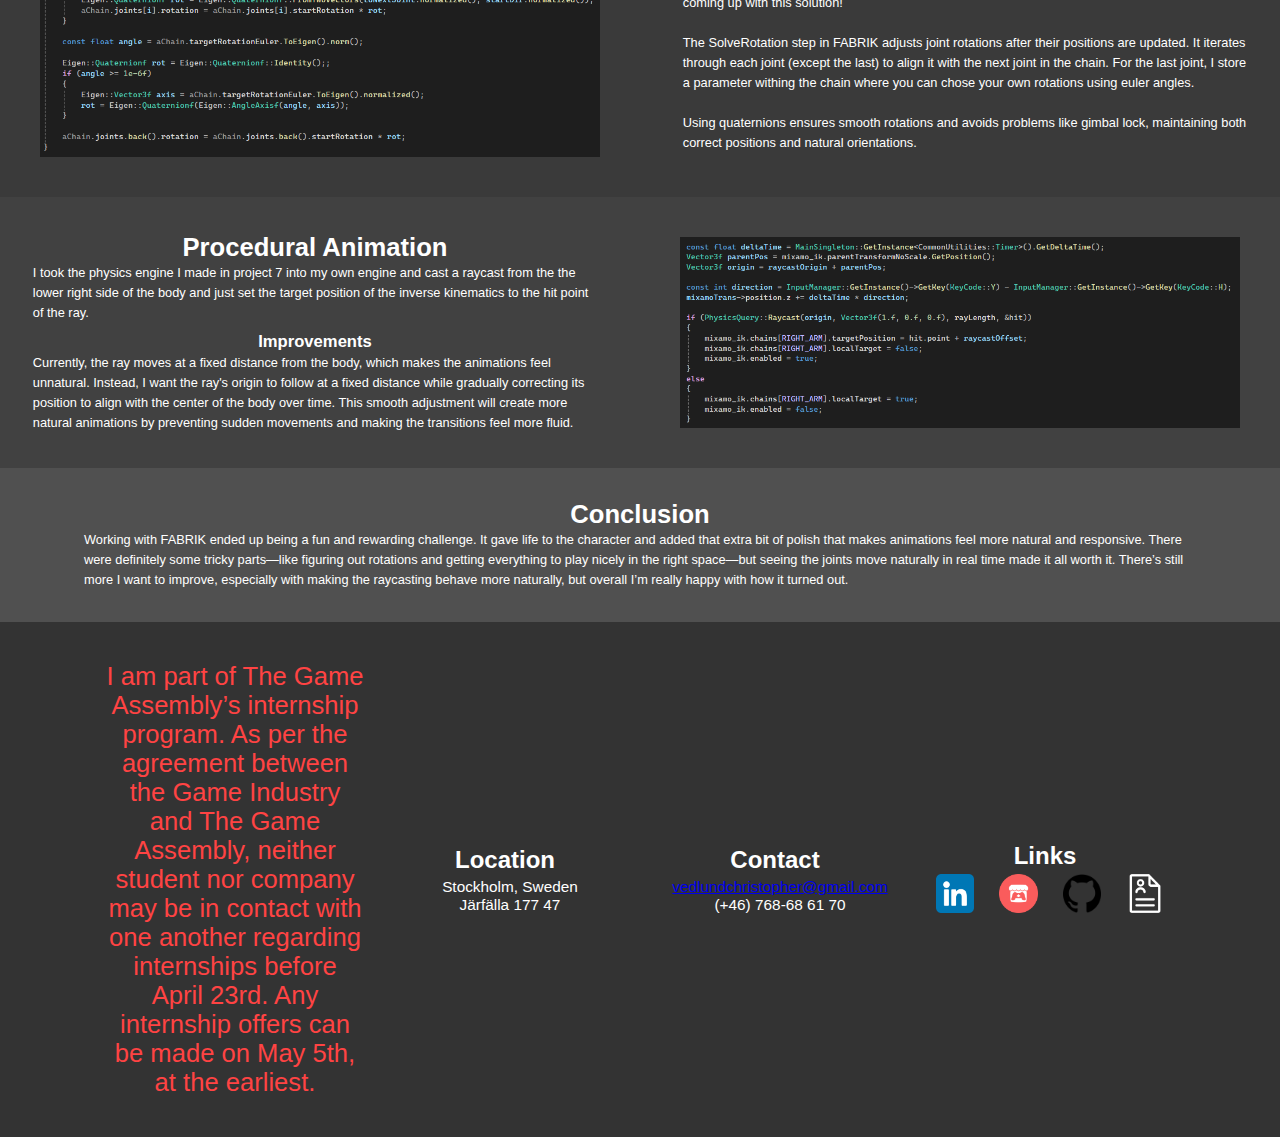
<file: specialization.html>
<!DOCTYPE html>
<html lang="en">

<head>
    <meta charset="UTF-8">
    <meta name="viewport" content="width=device-width, initial-scale=1.0">
    <title>Christopher Vedlund Specialization</title>
    <link rel="shortcut icon" type="image/x-icon" href="Images/sp23christophervedlind-300x375.png">
    <link rel="stylesheet" href="styles.css">

    <meta name="description" content="Game programmer">
    <meta name="twitter:site_name" content="Christopher Vedlund Portfolio">
    <meta name="twitter:title" content="Christopher Vedlund Portfolio">
    <meta name="twitter:card" content="summary">
    <meta name="twitter:description" content="Game programmer">

    <meta property="og:url" content="https://christopher-vedlund.se/">
    <meta property="og:image" content="https://christopher-vedlund.se/Images/sp23christophervedlind-300x375.png">
    <meta property="og:site_name" content="Christopher Vedlund">
    <meta property="og:description" content="Game programmer">
    <meta property="og:title" content="Christopher Vedlund Portfolio">

    <!-- <script>(function (w, d, s, l, i) {
            w[l] = w[l] || []; w[l].push({
                'gtm.start':
                    new Date().getTime(), event: 'gtm.js'
            }); var f = d.getElementsByTagName(s)[0],
                j = d.createElement(s), dl = l != 'dataLayer' ? '&l=' + l : ''; j.async = true; j.src =
                    'https://www.googletagmanager.com/gtm.js?id=' + i + dl; f.parentNode.insertBefore(j, f);
        })(window, document, 'script', 'dataLayer', 'GTM-5PW3MQ2Z');</script> -->
</head>

<!-- <script async src="https://www.googletagmanager.com/gtag/js?id=G-YMNRFE4X1W"></script>
<script>
    window.dataLayer = window.dataLayer || [];
    function gtag() { dataLayer.push(arguments); }
    gtag('js', new Date());

    gtag('config', 'G-YMNRFE4X1W');
</script> -->

<body>
    <div class="navbar">
        <div class="navbar-links">
            <a class="navbar-name">Christopher Vedlund</a>
            <a class="navbar-title">Game programmer</a>

            <a class="navbar-item" href="./" onmouseover="onHover_MenuEffect(0)" onmouseout="resetMenuEffect(0)">
                Home
            </a>
            <a class="navbar-item" href="specialization" onmouseover="onHover_MenuEffect(1)"
                onmouseout="resetMenuEffect(1)">
                FABRIK
            </a>
            <a class="navbar-item" href="./#games" onmouseover="onHover_MenuEffect(2)" onmouseout="resetMenuEffect(2)">
                Group Projects
            </a>
            <a class="navbar-item" href="./#hobby-projects" onmouseover="onHover_MenuEffect(3)"
                onmouseout="resetMenuEffect(3)">
                Hobby Projects
            </a>
            <a class="navbar-item" href="about-me" onmouseover="onHover_MenuEffect(4)" onmouseout="resetMenuEffect(4)">
                About Me
            </a>
        </div>
    </div>
    <hr class="separator">

    <div class="hhamburger">
        <div class="hamburger">☰</div>
    </div>

    <div class="sshowcase" style="margin-top: 70px">
        <div class="odd">
            <div class="description">
                <div class="title">Procedural Animations With Inverse Kinematics Using FABRIK</div>
                <a>
                    During the second year at TGA, we have a specialization course that allows us to dive deeper into a
                    topic of our choice. For my specialization, I chose to explore how procedural animations can enhance
                    gameplay immersion.
                    <br>
                    <br>
                    To achieve this, I implemented Inverse Kinematics using the FABRIK algorithm and animated a skeletal
                    structure with it.
                    <br>
                    <br>
                    My goal was to recreate the subtle and immersive hand animations seen in Uncharted 4: A Thief’s
                    End—the small movements that add a layer of realism and presence to the experience.
                    <br>
                    <br>
                    The entire project was developed in my own custom C++ game engine using DirectX 11.

                    <br>
                    <br>
                    <br>
                    <a class="sub-title">
                        Project Specifications
                    </a>
                    <br>
                    <a class="spec-title">Reference: <a class="spec-text">Uncharted 4</a><br></a>
                    <a class="spec-title">Duration: <a class="spec-text">8 weeks</a><br></a>
                    <a class="spec-title">Speed: <a class="spec-text">50%</a><br></a>
                </a>
            </div>

            <iframe src="https://www.youtube.com/embed/0eaVrAHqGgs?si=mE9kZsWgfhLLWD1F" title="YouTube video player"
                frameborder="0"
                allow="accelerometer; autoplay; clipboard-write; encrypted-media; gyroscope; picture-in-picture; web-share"
                referrerpolicy="strict-origin-when-cross-origin" allowfullscreen></iframe>
        </div>

        <div class="center">
            <div class="description">
                <div class="title">Why FABRIK?</div>
                <a>
                    I chose to use FABRIK because it is well-suited and optimized for game development. Unlike other
                    inverse
                    kinematics (IK) methods, FABRIK offers a balance between efficiency and accuracy, making it ideal
                    for
                    real-time applications where performance is crucial.
                    <br><br>
                    However, FABRIK does come with a significant limitation: it only works with positions, meaning that
                    rotations must be handled manually. This can add complexity when implementing it for 3D skeletal
                    animations
                    or other applications requiring precise orientation control.
                    <br><br>
                    Despite this drawback, FABRIK also stood out as one of the simplest IK methods to implement, making
                    it a
                    practical choice given the short timeframe of the course. Its ease of implementation allowed for a
                    faster
                    development process while still maintaining the necessary functionality for game-related
                    applications.
                    <br><br>
                </a>
            </div>
        </div>





        <div class="even">
            <img class="game-image" src="../../Images/specialization/SolvePosition_prnt.png">
            <div class="description">
                <div class="title">FABRIK Implementation</div>
                <a>
                    The implementation of the position solving was straight forward. Perform the passes a number of
                    iterations. But I found that a single iteration is enough for my joint chain. But for larger joint
                    chains more iterations was needed.
                    <br>
                    <br>
                    And you can also set a flag in the chain to decide if it should use the target local to its own
                    space, set it so it uses world space and the models transform.
                </a>
            </div>
        </div>

        <div class="odd">
            <div class="description">
                <div class="title">Passes</div>
                <a>
                    The FABRIK algorithm operates in two key passes to adjust joint positions efficiently:
                </a>

                <div class="subtitle">Backward Pass</div>
                <a>
                    The chain starts from the end effector and moves backward toward the root. This step ensures that
                    the
                    end effector reaches the target while maintaining segment lengths.
                </a>

                <div class="subtitle">Forward Pass</div>
                <a>
                    The chain then moves forward, repositioning joints while keeping the root in place. This step
                    restores
                    the structure while maintaining the target alignment.
                </a>
            </div>

            <img class="game-image" src="../../Images/specialization/frw_bcw_pass.png"
                alt="FABRIK Forward and Backward Pass">
        </div>

        <div class="even">
            <img class="game-image" src="../../Images/specialization/solve-rotations.png">
            <div class="description">
                <div class="title">Joint Rotations</div>
                <a>
                    This part was the hardest to figure out, I struggled sometime with what space the positions would be
                    calculated in and which space would make the rotation calculations easier. But I solved it by coming
                    up with this solution!
                    <br>
                    <br>
                    The SolveRotation step in FABRIK adjusts joint rotations after their positions are updated. It
                    iterates through each joint (except the last) to align it with the next joint in the chain. For the
                    last joint, I store a parameter withing the chain where you can chose your own rotations using euler
                    angles.
                    <br>
                    <br>
                    Using quaternions ensures smooth rotations and avoids problems like gimbal lock, maintaining both
                    correct positions and natural orientations.
                </a>
            </div>
        </div>

        <div class="odd">
            <div class="description">
                <div class="title">Procedural Animation</div>
                <a>
                    I took the physics engine I made in project 7 into my own engine and cast a raycast from the the
                    lower right side of the body and just set the target position of the inverse kinematics to the hit
                    point of the ray.
                </a>

                <div class="subtitle">Improvements</div>
                <a>
                    Currently, the ray moves at a fixed distance from the body, which makes the animations feel
                    unnatural. Instead, I want the ray's origin to follow at a fixed distance while gradually correcting
                    its position to align with the center of the body over time. This smooth adjustment will create more
                    natural animations by preventing sudden movements and making the transitions feel more fluid.
                </a>
            </div>

            <img class="game-image" src="../../Images/specialization/procedural-animation.png"
                alt="FABRIK Forward and Backward Pass">
        </div>

        <div class="center">
            <div class="description">
                <div class="title">Conclusion</div>
                <a>
                    Working with FABRIK ended up being a fun and rewarding challenge. It gave life to the character and
                    added that extra bit of polish that makes animations feel more natural and responsive. There were
                    definitely some tricky parts—like figuring out rotations and getting everything to play nicely in
                    the right space—but seeing the joints move naturally in real time made it all worth it. There’s
                    still more I want to improve, especially with making the raycasting behave more naturally, but
                    overall I’m really happy with how it turned out.
                </a>
            </div>
        </div>
    </div>

    <!-- <noscript><iframe src="https://www.googletagmanager.com/ns.html?id=GTM-5PW3MQ2Z" height="0" width="0"
            style="display:none;visibility:hidden"></iframe></noscript> -->

    <script src="base.js"></script>
</body>


<footer>
    <div class="bottom-bar">

        <div class="item">
            <div class="aggreement">
                I am part of The Game Assembly’s internship program. As per the agreement between the Game
                Industry and The Game Assembly, neither student nor company may be in contact with one another
                regarding internships before April 23rd. Any internship offers can be made on May 5th, at the
                earliest.
            </div>
        </div>

        <div class="item">
            <div class="vertical-container">
                <a class="title">Location</a>
                <a class="phone">Stockholm, Sweden</a>
                <a class="phone">Järfälla 177 47</a>
            </div>
        </div>

        <div class="item">
            <div class="vertical-container">
                <a class="title">Contact</a>
                <a class="mail" href="mailto:vedlundchristopher@gmail.com"
                    target="_self">vedlundchristopher@gmail.com</a>
                <a class="phone">(+46) 768-68 61 70</a>
            </div>
        </div>


        <div class="item">
            <div class="vertical-container">
                <a class="title">Links</a>
            </div>

            <div class="links">
                <a href="https://www.linkedin.com/in/christopher-vedlund-64a7a0245/" target="_blank">
                    <img src="Images/linkedin-logo.png" role="button">
                </a>

                <a href="https://zultoox.itch.io" target="_blank">
                    <img src="Images/itch-io.1024x1024.png">
                </a>

                <a href="https://github.com/ZultooX" target="_blank">
                    <img src="Images/github.png">
                </a>

                <a href="Downloads/CV.pdf" target="_blank">
                    <img src="Images/resume-7.png">
                </a>
            </div>
        </div>
    </div>
</footer>

</html>
</file>
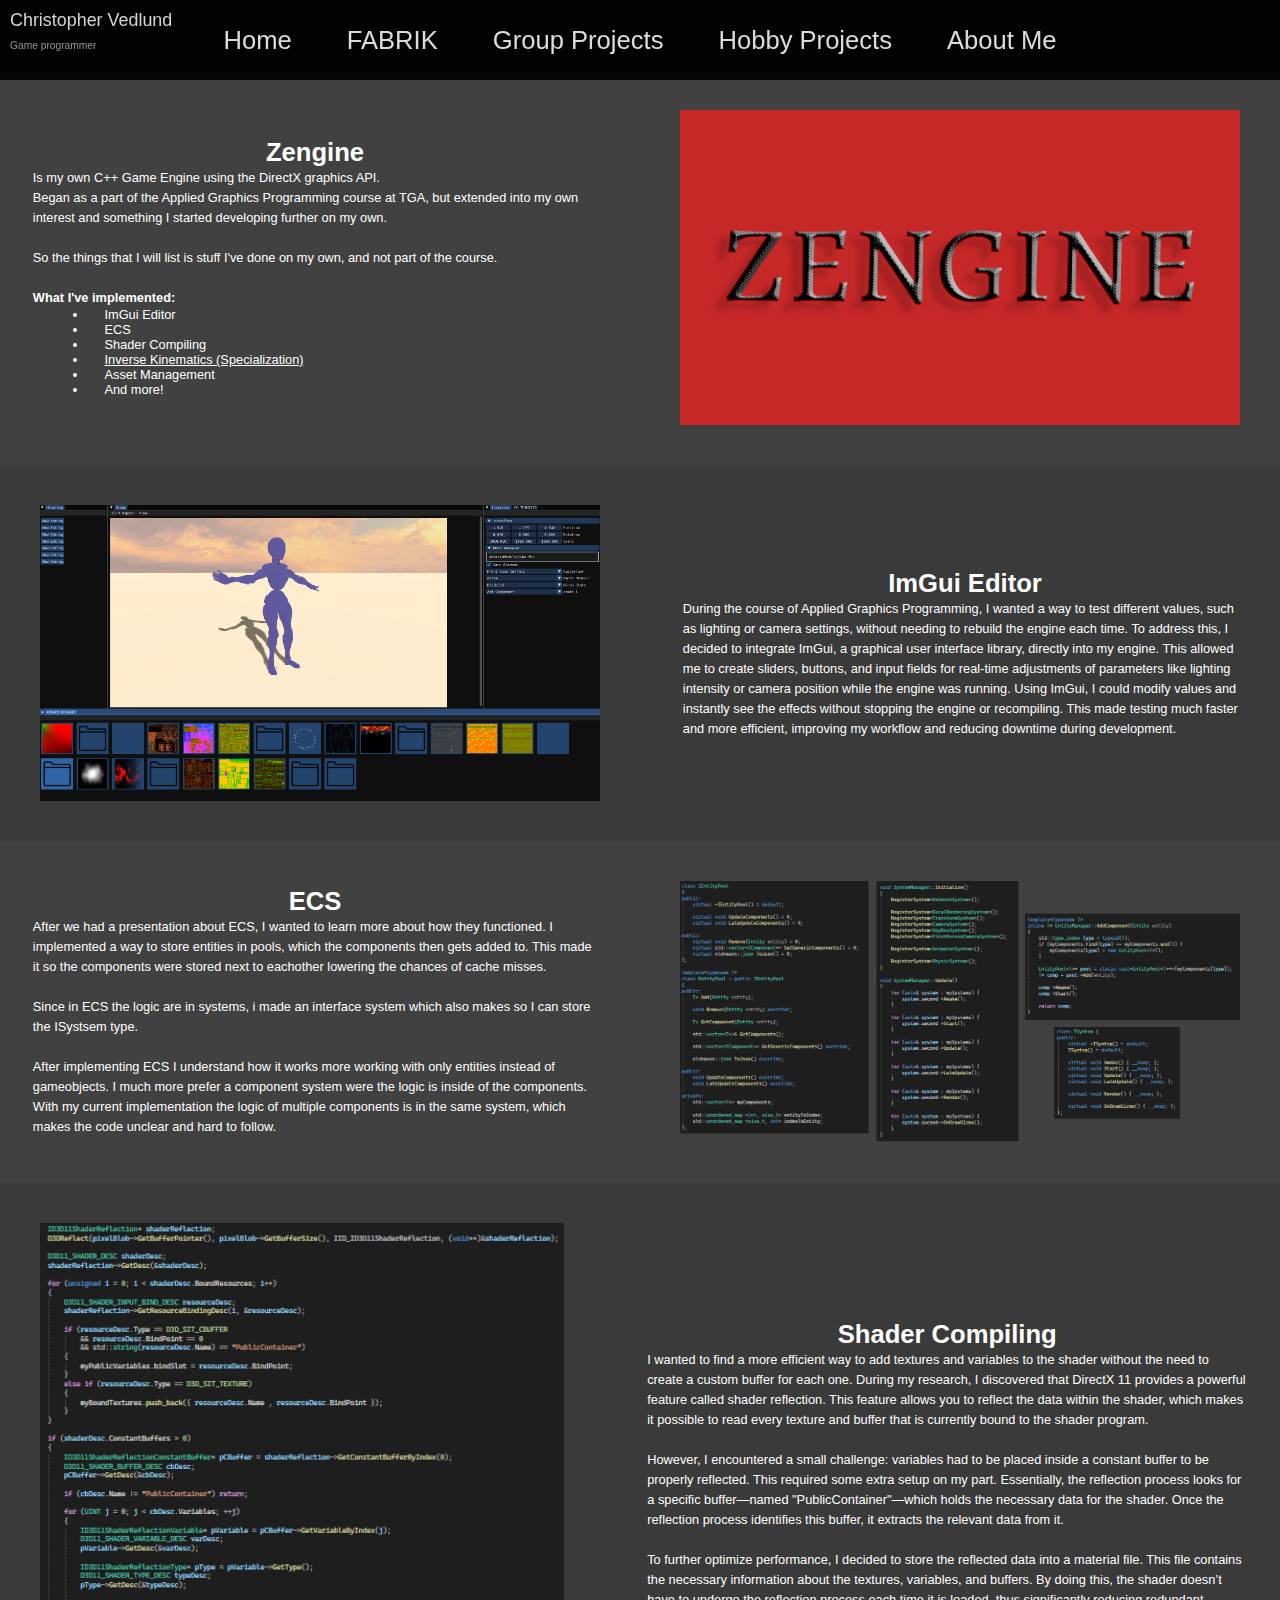
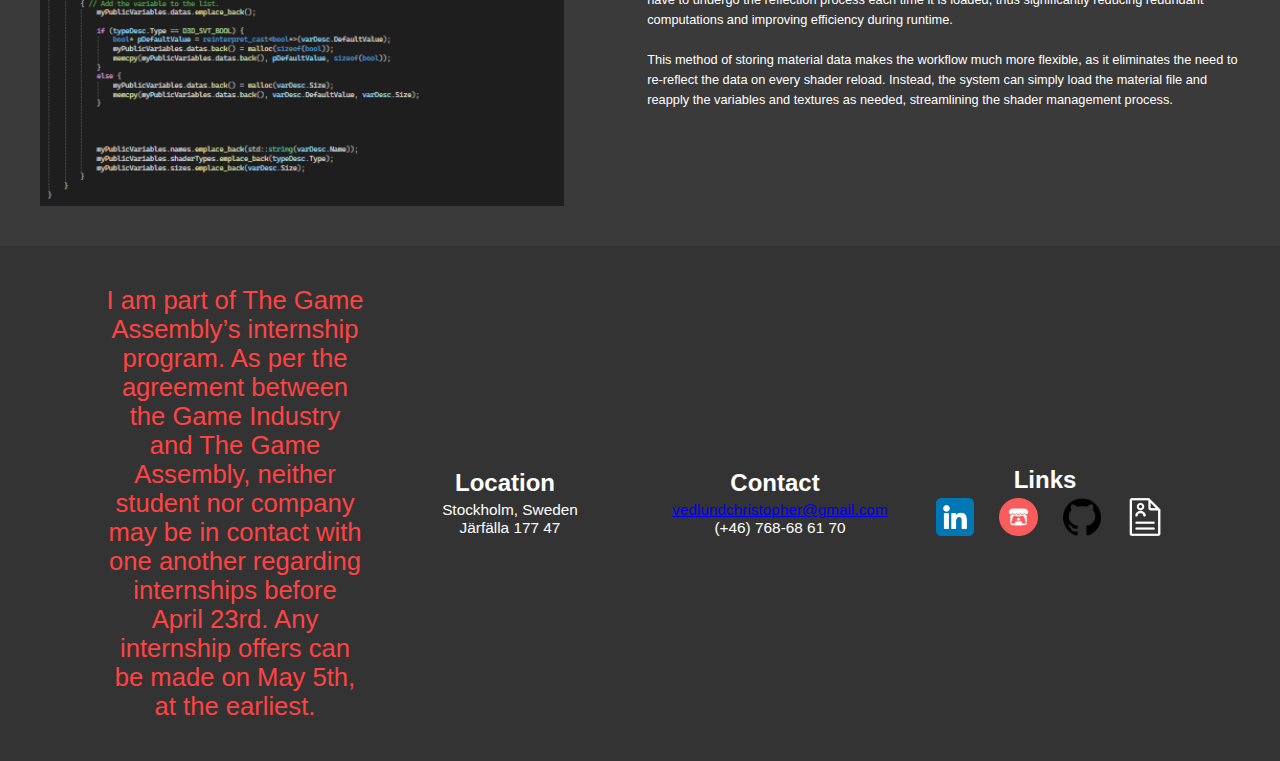
<file: zengine.html>
<!DOCTYPE html>
<html lang="en">

<head>
    <meta charset="UTF-8">
    <meta name="viewport" content="width=device-width, initial-scale=1.0">
    <title>Christopher Vedlund Portfolio</title>

    <link rel="stylesheet" href="styles.css">
    <link rel="shortcut icon" type="image/x-icon" href="Images/sp23christophervedlind-300x375.png">

    <meta name="description" content="Game programmer">
    <meta name="twitter:site_name" content="Christopher Vedlund Portfolio">
    <meta name="twitter:title" content="Christopher Vedlund Portfolio">
    <meta name="twitter:card" content="summary">
    <meta name="twitter:description" content="Game programmer">

    <meta property="og:url" content="https://christopher-vedlund.se/">
    <meta property="og:image" content="https://christopher-vedlund.se/Images/sp23christophervedlind-300x375.png">
    <meta property="og:site_name" content="Christopher Vedlund">
    <meta property="og:description" content="Game programmer">
    <meta property="og:title" content="Christopher Vedlund Portfolio">
</head>

<body>
    <div class="navbar">
        <div class="navbar-links">
            <a class="navbar-name">Christopher Vedlund</a>
            <a class="navbar-title">Game programmer</a>

            <a class="navbar-item" href="./" onmouseover="onHover_MenuEffect(0)" onmouseout="resetMenuEffect(0)">
                Home
            </a>
            <a class="navbar-item" href="specialization" onmouseover="onHover_MenuEffect(1)"
                onmouseout="resetMenuEffect(1)">
                FABRIK
            </a>
            <a class="navbar-item" href="./#games" onmouseover="onHover_MenuEffect(2)" onmouseout="resetMenuEffect(2)">
                Group Projects
            </a>
            <a class="navbar-item" href="./#hobby-projects" onmouseover="onHover_MenuEffect(3)"
                onmouseout="resetMenuEffect(3)">
                Hobby Projects
            </a>
            <a class="navbar-item" href="about-me" onmouseover="onHover_MenuEffect(4)" onmouseout="resetMenuEffect(4)">
                About Me
            </a>
        </div>
    </div>
    <hr class="separator">

    <div class="hhamburger">
        <div class="hamburger">☰</div>
    </div>

    <div class="sshowcase" style="margin-top: 70px">
        <div class="odd">
            <div class="description">
                <div class="title">Zengine</div>
                <a>
                    Is my own C++ Game Engine using the DirectX graphics API.
                    <br>
                    Began as a part of the Applied Graphics Programming course at TGA, but extended into my own interest
                    and something I started developing further on my own.

                    <br><br>
                    So the things that I will list is stuff I've done on my own, and not part of the course.
                </a>
                <br>
                <br>
                <a class="sub-title">
                    What I've implemented:
                </a>
                <ul>
                    <li>ImGui Editor</li>
                    <li>ECS</li>
                    <li>Shader Compiling</li>
                    <li onclick='window.location.href="./specialization.html"'
                        style="cursor: pointer; text-decoration: underline;">Inverse Kinematics (Specialization)</li>
                    <li>Asset Management</li>
                    <li>And more!</li>
                </ul>
            </div>

            <img class="game-image" src="Images/Zengine/zengine-logo.png">
        </div>

        <div class="even">
            <img class="game-image" src="Images/Zengine/editor.png">
            <div class="description">
                <div class="title">ImGui Editor</div>
                <a>
                    During the course of Applied Graphics Programming, I wanted a way to test different values, such as
                    lighting or camera settings, without needing to rebuild the engine each time. To address this, I
                    decided to integrate ImGui, a graphical user interface library, directly into my engine. This
                    allowed me to create sliders, buttons, and input fields for real-time adjustments of parameters like
                    lighting intensity or camera position while the engine was running. Using ImGui, I could modify
                    values and instantly see the effects without stopping the engine or recompiling. This made testing
                    much faster and more efficient, improving my workflow and reducing downtime during development.
                </a>
            </div>
        </div>

        <div class="odd">
            <div class="description">
                <div class="title">ECS</div>
                <a>
                    After we had a presentation about ECS, I wanted to learn more about how they functioned.
                    I implemented a way to store entities in pools, which the components then gets added to. This made
                    it so the components were stored next to eachother lowering the chances of cache misses.
                    <br><br>
                    Since in ECS the logic are in systems, i made an interface system which also makes so I can store
                    the ISystsem type.
                    <br><br>
                    After implementing ECS I understand how it works more working with only entities instead of
                    gameobjects. I much more prefer a component system were the logic is inside of the components. With
                    my current implementation the logic of multiple components is in the same system, which makes the
                    code unclear and hard to follow.
                </a>
            </div>
            <img class="game-image" src="Images/Zengine/ecs.png">
        </div>

        <div class="even">
            <img class="game-image" src="Images/Zengine/shader-compilation.png">
            <div class="description">
                <div class="title">Shader Compiling</div>
                <a>
                    I wanted to find a more efficient way to add textures and variables to the shader without the need
                    to create a custom
                    buffer for each one. During my research, I discovered that DirectX 11 provides a powerful feature
                    called shader
                    reflection. This feature allows you to reflect the data within the shader, which makes it possible
                    to read every texture
                    and buffer that is currently bound to the shader program.
                    <br><br>
                    However, I encountered a small challenge: variables had to be placed inside a constant buffer to be
                    properly reflected.
                    This required some extra setup on my part. Essentially, the reflection process looks for a specific
                    buffer—named
                    "PublicContainer"—which holds the necessary data for the shader. Once the reflection process
                    identifies this buffer, it
                    extracts the relevant data from it.
                    <br><br>
                    To further optimize performance, I decided to store the reflected data into a material file. This
                    file contains the
                    necessary information about the textures, variables, and buffers. By doing this, the shader doesn’t
                    have to undergo the
                    reflection process each time it is loaded, thus significantly reducing redundant computations and
                    improving efficiency
                    during runtime.
                    <br><br>
                    This method of storing material data makes the workflow much more flexible, as it eliminates the
                    need to re-reflect the
                    data on every shader reload. Instead, the system can simply load the material file and reapply the
                    variables and
                    textures as needed, streamlining the shader management process.
                </a>
            </div>
        </div>
    </div>

    <script src="base.js"></script>

</body>


<footer>
    <div class="bottom-bar">

        <div class="item">
            <div class="aggreement">
                I am part of The Game Assembly’s internship program. As per the agreement between the Game
                Industry and The Game Assembly, neither student nor company may be in contact with one another
                regarding internships before April 23rd. Any internship offers can be made on May 5th, at the
                earliest.
            </div>
        </div>

        <div class="item">
            <div class="vertical-container">
                <a class="title">Location</a>
                <a class="phone">Stockholm, Sweden</a>
                <a class="phone">Järfälla 177 47</a>
            </div>
        </div>

        <div class="item">
            <div class="vertical-container">
                <a class="title">Contact</a>
                <a class="mail" href="mailto:vedlundchristopher@gmail.com"
                    target="_self">vedlundchristopher@gmail.com</a>
                <a class="phone">(+46) 768-68 61 70</a>
            </div>
        </div>


        <div class="item">
            <div class="vertical-container">
                <a class="title">Links</a>
            </div>

            <div class="links">
                <a href="https://www.linkedin.com/in/christopher-vedlund-64a7a0245/" target="_blank">
                    <img src="Images/linkedin-logo.png" role="button">
                </a>

                <a href="https://zultoox.itch.io" target="_blank">
                    <img src="Images/itch-io.1024x1024.png">
                </a>

                <a href="https://github.com/ZultooX" target="_blank">
                    <img src="Images/github.png">
                </a>

                <a href="Downloads/CV.pdf" target="_blank">
                    <img src="Images/resume-7.png">
                </a>
            </div>
        </div>
    </div>
</footer>

</html>
</file>
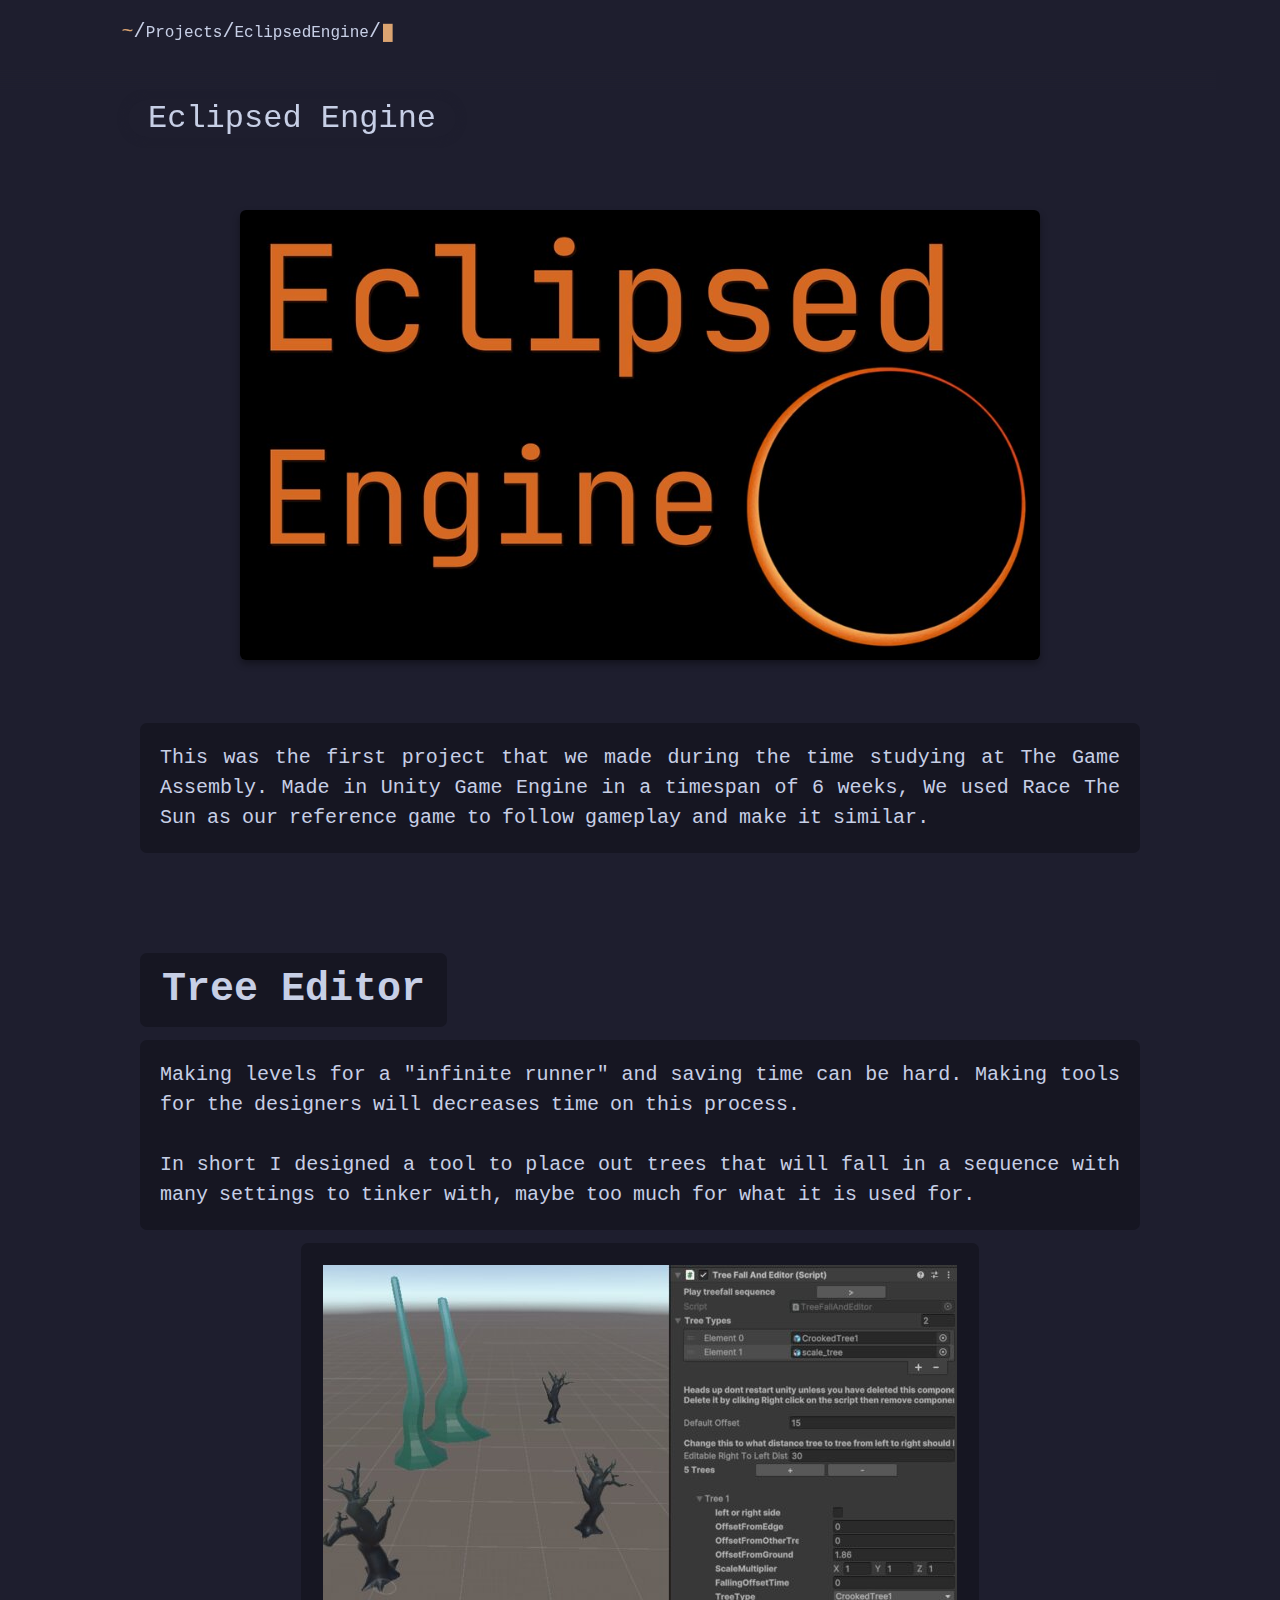
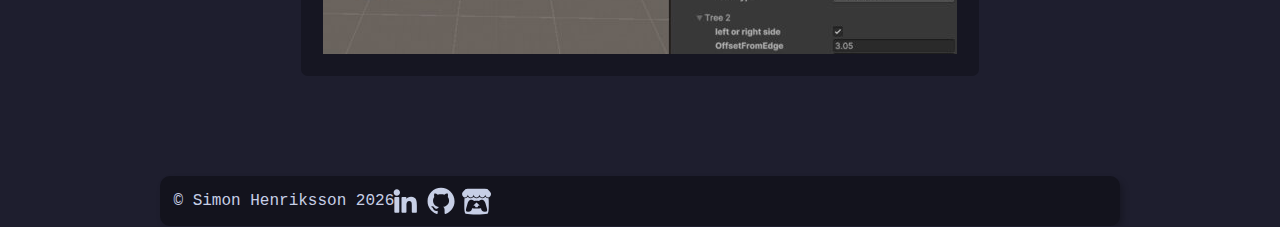
<file: Projects/EclipsedEngine.html>
<!DOCTYPE html>
<html lang="en">

<head>
    <link rel="stylesheet" href="/Content/BaseStyles.css">
    <link rel="stylesheet" href="/Content/ProjectPage.css">
    <meta charset="utf-8">
</head>

<body hidden>
    <div class="text-thumbnail-container">
        <div class="title-text-holder">
            <div class="title-text">
                Eclipsed Engine
            </div>
        </div>
        <img class="thumbnail" />
    </div>

    <div class="page-middle-offseter">
        <div class="project-text">
            This was the first project that we made during the time studying at The Game Assembly.
            Made in Unity Game Engine in a timespan of 6 weeks,
            We used Race The Sun as our reference game to follow gameplay and make it similar.
        </div>

        <div class="project-text content-image-holder title-holder">
            <h1 class="sub-title">
                Tree Editor
            </h1>
        </div>

        <div class="project-text">
            Making levels for a "infinite runner" and saving time can be hard.
            Making tools for the designers will decreases time on this process.
            <br><br>
            In short I designed a tool to place out trees that will fall in a sequence with many settings to tinker with, 
            maybe too much for what it is used for.
        </div>

        <div class="project-text content-image-holder">
            <img src="/Assets/Images/Projects/Content/NoBroomForError/TreeFallEditor.jpg" class="content-image"/>
        </div>
    </div>

</body>

</html>


<script src="/Content/TextModify.js"></script>
<script src="/Content/ScreenManager.js"></script>
<script src="/Content/BreadcrumbConsoleBar.js"></script>
<script src="/Content/Projects.js"></script>
</file>
<file: styles.css>
* {
    margin: 0;
    padding: 0;
    box-sizing: border-box;
}

body {
    font-family: 'Trebuchet MS', 'Lucida Sans Unicode', 'Lucida Grande', 'Lucida Sans', Arial, sans-serif;
    background-color: #1A1A1A;
    background-size: cover;
    background-attachment: fixed;
    margin-top: 70px;
    height: calc(100vh - 100px);
    overflow-y: auto;
    margin: 0px;
    /* padding-top: 30px; */

}


.navbar {
    background-color: rgba(0, 0, 0, 0.9);
    width: 100%;
    height: 70px;
    top: 0;
    position: fixed;
    display: flex;
    justify-content: center;
    align-items: center;
    z-index: 10000;
}

.navbar-links {
    display: flex;
    gap: 15px;
}

.navbar-item {
    color: rgb(220, 220, 220);
    font-family: Arial, sans-serif;
    text-align: center;
    font-size: 2vw;
    padding: 10px 20px;
    border: none;
    cursor: pointer;
    text-decoration: none;
    background: none;
    transition: transform 0.3s ease, font-size 0.3s ease, margin 0.3s ease;
}

.navbar-logo {
    position: absolute;
    right: 20px;
    top: 50%;
    transform: translateY(-50%);
}

.navbar-logo img {
    height: 40px;
    width: auto;
    cursor: pointer;
}

.hamburger {
    display: none;
    cursor: pointer;
    font-size: 30px;
    color: white;
    position: fixed;
    right: 20px;
    bottom: 15px;
    z-index: 1001;

    width: 50px;
    height: 50px;
}

.hhamburger {
    display: none;
    cursor: pointer;
    font-size: 30px;
    color: white;
    position: fixed;
    right: 20px;
    bottom: 20px;
    z-index: 10001;
    width: 50px;
    text-align: center;
    height: 50px;
    border-radius: 20px;
    background-color: black;
}



.separator {
    position: fixed;
    top: 70px;
    width: 100%;
    border: none;
    height: 2px;
    background-color: rgb(255, 255, 255);
    z-index: 10000;
}

.navbar-item:hover {
    color: rgb(255, 67, 67);
}




.about-page {
    display: flex;
    justify-content: center;
    align-items: center;
    height: 100vh;
}

.box {
    width: 200px;
    height: 200px;
    background-color: blue;
}


.presentation-window {
    align-items: center;
    outline-color: aqua;
    outline-width: 1000px;
}

img {
    z-index: 0;
}

.thingie {
    background-color: #1E1E1E;
    display: flex;
    flex-direction: column;
    align-items: start;
    background-size: cover;
    width: 7vw;
    min-height: 100vh;
    height: auto;
    position: absolute;
    top: 0;
    transform: translate(-50%, 0);
    z-index: 0;
}

.game-window {
    display: block;
    justify-content: center;
    align-items: center;
}

.games-window-title {
    display: block;
    justify-content: center;
    align-items: center;
    font-size: large;
    font-style: 30px;
}

.games-window-item-title {
    display: block;
    justify-content: center;
    align-items: center;
    font-size: large;
    font-style: 30px;
}

.games-window-item {
    display: block;
    justify-content: center;
    align-items: center;
    font-size: large;
    font-style: 30px;
}








.my-contributions-container {
    text-align: center;
    font-size: 40px;
}

.my-contributions-container a {
    color: #E63946;
    font-weight: bold;
    text-decoration: underline;
    cursor: pointer;
}

.my-contributions-container a:hover {
    color: #C62828;
}




.bottom-bar {
    width: 100%;
    height: 20vh;
    background-color: #333;
    display: flex;
    justify-content: center;
    align-items: center;
    padding: 20px 100px;
}

.bottom-bar .horizontal-container {
    display: flex;
    justify-content: space-between;
    width: 60%;
}

.bottom-bar .vertical-container {
    display: flex;
    flex-direction: column;
    justify-content: center;
    width: 30%;
}

.item {
    color: white;
    padding: 3vw;
    margin: 5px;
    font-size: 1vw;
}

.item .title {
    font-size: 1.2vw;
    font-weight: bolder;
    padding: 0px;
    padding-bottom: 0.3vw;
}

.item .links {
    gap: 15px;
    display: flex;
    justify-content: center;
    ;
}

.item a {
    white-space: nowrap;
    padding-left: 10px;
}

.bottom-bar img {
    width: 48px;
    cursor: pointer;
}



footer {
    width: 100%;
}

.navbar-name {
    position: fixed;
    color: rgb(212, 212, 212);
    top: 10px;
    left: 10px;
    font-size: 1.4vw;
}

.navbar-title {
    position: fixed;
    color: rgb(150, 150, 150);
    top: 40px;
    left: 10px;
    font-size: 0.8vw;
}

.intro-img {
    filter: blur(6px);
    opacity: 0.45;
    object-fit: cover;
    object-position: 0px -90px;
    width: 110vw;
    height: 24vw;
    display: flex;
    position: relative;
    pointer-events: none;
    align-content: center;
    justify-content: center;
    cursor: pointer;
    transform: translate(-10vw, -6vw);
}


.me-container {
    display: flex;
    flex-direction: column;
    align-items: center;
    /* Center horizontally */
    justify-content: center;
    /* Center vertically */
    text-align: center;
    position: absolute;
    top: 0px;
    width: 100%;
    height: 300px;
    border-radius: 10px;
    /* Rounded corners */
    cursor: pointer;
}



.myname {
    font-size: 5vw;
    color: rgb(212, 212, 212);
    position: absolute;
    top: 100px;
    text-align: center;
    left: 50%;
    object-fit: fill;
    transform: translateX(-50%);
}

.mytitle {
    font-size: 4vw;
    color: rgb(150, 150, 150);
    position: absolute;
    top: 170px;
    left: 50%;
    transform: translate(-50%, 30%);
}


.aggreement {
    color: rgb(255, 67, 67);
    font-size: 1.2vw;
}

.sshowcase {
    /* top: 70px; */
    /* margin-top: 40px; */
    display: flex;
    flex-direction: column;
    align-items: center;
    justify-content: center;
}

.sshowcase .even,
.sshowcase .odd {
    display: flex;
    align-items: center;
    gap: 10px;
    flex-direction: row;
    justify-content: space-between;
    width: 100%;
    height: 100%;
}

.sshowcase .even {
    background-color: #3a3a3a;

}

.sshowcase .odd {
    background-color: #414141;
}

.about-me-image {
    width: 40%;
    padding: 40px;
    margin-right: 10%;
    border-radius: 45px;
}

.sshowcase .even .game-image,
.sshowcase .odd .game-image {
    width: 50%;
    height: auto;
    padding: 40px;
}

.sshowcase .even iframe,
.sshowcase .odd iframe {
    width: 50%;
    height: 50vh;
    padding: 40px;
}

.sshowcase .center {
    width: 100%;
    display: flex;
    flex-direction: column;
    align-items: center;
    justify-content: center;
    background-color: #505050;
}


.description {
    margin: 1%;
    max-width: 50vw;
    color: white;
    padding: 20px;
}

.about-me {
    margin-right: 10%;
    margin-left: 10%;
    max-width: 50vw;
    color: white;
    padding: 20px;
}

.sshowcase .center .description {
    max-width: 90vw;
}



.about-me .title,
.description .title {
    font-size: 2vw;
    font-weight: bolder;
    text-align: center;
}

.about-me.sub-title,
.description .sub-title {
    font-size: 1.2vw;
    font-weight: bolder;
    text-align: center;
}

.about-me ul,
.description ul {
    padding-left: 1.3vw;
}

.about-me li,
.description li {
    font-size: 0.8vw;
    padding-left: 1.3vw;
}

.about-me.subtitle,
.description .subtitle {
    font-size: 1.3vw;
    font-weight: bold;
    text-align: center;
    padding-top: 10px;
}

.about-me a {
    font-size: 1.3vw;
}

.description a {
    font-size: 3.3vw;
}


.description .spec-title {
    font-weight: bolder;
    padding-left: 1.4vw;
}

.description .spec-text {
    font-weight: lighter;
    font-style: italic;
    color: rgb(173, 173, 173);
}



.sshowcases {
    display: flex;
    flex-direction: column;
    align-items: center;
    gap: 20px;
    padding: 40px;
}

.game-showcase {
    z-index: 1;
    cursor: pointer;
    position: relative;
    display: flex;
    justify-content: center;
    align-items: center;
    gap: 20px;
}

.aboutme-showcase {
    z-index: 1;
    position: relative;
    display: flex;
    justify-content: center;
    align-items: center;
    gap: 20px;
}

.game-info {
    width: 100%;
    color: white;
    text-align: left;
    padding-left: 20px;
    padding-right: 20px;
    font-size: 1.3rem;
}

.aboutme-container {
    position: relative;
    width: 60vw;
}

.aboutme-info {
    width: 100%;
    text-align: left;
    padding-left: 20px;
    padding-right: 20px;
    font-size: 1.3rem;
    color: white;
}

.aboutme-thumbnail {
    position: relative;
    width: 30%;
    object-fit: cover;
    border-radius: 20px;
}

.game-title {
    text-align: center;
    font-weight: bold;
    font-size: 2rem;
    margin-bottom: 10px;
}

.game-thumbnail {
    position: relative;
    width: 50%;
    object-fit: cover;
    border-top-left-radius: 20px;
    border-bottom-left-radius: 20px;
}

@media (max-width: 1024px) {
    .game-thumbnail {
        height: 15vw;
    }

    .arrow {
        display: none;
    }

    .description a {
        font-size: 2.3vw;
    }
}






.game-description {
    width: 100%;
    color: rgb(219, 219, 219);
    text-align: left;
    padding-left: 20px;
    font-size: 1.2rem;
}

.game-sub-description {
    width: 100%;
    color: rgb(219, 219, 219);
    text-align: left;
    padding-left: 40px;
    font-size: 1.2rem;
}

.game-description-title {
    width: 100%;
    color: white;
    text-align: left;
    padding-left: 20px;
    padding-top: 30px;
    font-size: 2.2rem;
}

.game-description-subtitle {
    width: 100%;
    color: white;
    text-align: left;
    padding-left: 40px;
    padding-top: 30px;
    font-size: 1.8rem;
}

.showdesc-image-container {
    display: flex;
    flex-direction: row;
    align-items: flex-start;
    gap: 20px;
    flex-wrap: wrap;
}

.game-description-content {
    display: flex;
    flex-direction: row;
    align-items: flex-start;
    gap: 20px;
    width: 100%;
}

.game-description-image {
    width: 500px;
    height: auto;
    flex-shrink: 0;
    padding-right: 40px;
}

.game-sub-description {
    max-width: auto;
    flex-grow: 1;
    white-space: normal;
    padding-left: 50px;
}


.showcase-description-image-description-title {
    font-weight: bold;
    color: white;
    padding-right: 40px;
    padding-top: 10px;
}

.showcase-description-image-description {
    text-align: center;
    font-size: 1.2rem;
}



.game-description-specification-title,
.showcase-specification-text {
    display: inline-block;
    margin-right: 10px;
}

.game-description-specification-title {
    font-size: 1.2rem;
    padding-left: 20px;
    font-weight: bold;
    color: rgb(255, 255, 255);
}

.showcase-specification-text {
    font-size: 1.2rem;
    font-style: italic;
    color: rgb(148, 148, 148);
}


.video-container {
    padding: 20px;
}


.link-container {
    width: 100%;
    display: flex;
    /* Use flexbox for alignment */
    justify-content: flex-end;
    /* Align content to the right */
    align-items: center;
}

.game-link {
    color: rgb(255, 67, 67);
    font-size: 20px;
}

.additional-info {
    display: none;
    padding: 10px;
    background-color: rgb(49, 49, 49);
    transition: all 0.3s ease;
    margin-top: 0;
    transition: height 0.3s ease;
    border-bottom-right-radius: 20px;
    border-bottom-left-radius: 20px;

}

.additional-info.visible {
    display: block;
    background-color: rgb(49, 49, 49);
    height: auto;
    padding: 10px;
}





.project-container {
    width: 60vw;
    height: 14vw;
    background-color: #414141;
}


.showcase-container-title {
    font-size: 40px;
    font-weight: bold;
    margin-top: 20px;
    color: rgb(255, 255, 255);
}

.showcase {
    position: relative;
    width: 60vw;
    background-color: #3a3a3a;
    border-radius: 20px;
    box-shadow: 10px 10px 5px rgba(0, 0, 0, 0.2);
    transition: transform 0.1s ease-in-out, fill 0.1s ease-in-out;
    text-decoration: none;
}


.arrow {
    position: absolute;
    bottom: 10px;
    right: 20px;
    width: 40px;
    height: auto;
    filter: invert(1);
    transition: transform 0.1s ease-in-out, fill 0.1s ease-in-out;
}

.showcase:hover .arrow {
    transform: scale(1.2);
}

.showcase:hover {
    transform: scale(1.02);
}

.showcase:hover .game-title {
    text-decoration: underline;
}

.showcase-intro {
    width: 100%;
    height: 100%;
}


























/* smartphones, portrait iPhone, portrait 480x320 phones (Android) */
@media (min-width:320px) {

    .intro-img {
        height: 36vw;
    }


    .showcases {
        display: flex;
        flex-direction: column;
        align-items: center;
        justify-content: center;
        gap: 20px;
        padding: 20px;
    }

    .showcase {
        width: 7vw;
        position: relative;
    }

    .game-showcase {
        z-index: 1;
        cursor: pointer;
        position: relative;
        display: flex;
        flex-direction: column;
        align-items: center;
        gap: 10px;
    }

    .game-thumbnail {
        position: relative;
        width: 100%;
        height: auto;
        object-fit: cover;
        border-top-right-radius: 20px;
        border-bottom-left-radius: 0px;
    }

    .game-info {
        width: 100%;
        color: white;
        text-align: center;
        padding: 10px;
        font-size: 1rem;
    }

    .game-title {
        text-align: center;
        font-weight: bold;
        font-size: 1.5rem;
        margin-bottom: 10px;
    }

    .arrow {
        display: none;
    }

    body {
        margin-top: 0px;
    }

    .sshowcase .even .game-image,
    .sshowcase .odd .game-image {
        width: 100%;
        height: auto;
        padding: 20px;
    }

    .sshowcase .even,
    .sshowcase .odd {
        flex-direction: column;
        padding: 0px;
    }

    .about-me .title,
    .description .title {
        font-size: 4vw;
        font-weight: bolder;
        text-align: center;
    }

    .about-me.sub-title,
    .description .sub-title {
        font-size: 1.2vw;
        font-weight: bolder;
        text-align: center;
    }

    .description {
        margin: 1%;
        max-width: 100vw;
        color: white;
        padding: 20px;
        width: 100%;
    }



    .sshowcase .even iframe,
    .sshowcase .odd iframe {
        width: 100%;
        height: auto;
        padding: 40px;
    }

    .showcase {
        top: 0px;
        margin: 0px;
        width: 80vw;
    }

    .about-me.sub-title,
    .description .sub-title {
        font-size: 3.2vw;
    }

    .about-me.subtitle,
    .description .subtitle {
        font-size: 3.2vw;
    }

    .about-me ul,
    .description ul {
        padding-left: 4.3vw;
    }

    .about-me li,
    .description li {
        font-size: 2.8vw;
    }


    .description .spec-title {
        font-weight: bolder;
        padding-left: 1.4vw;
        padding-bottom: 0px;
    }

    .description .spec-text {
        font-weight: lighter;
        font-style: italic;
        color: rgb(173, 173, 173);
    }

    .about-me .title,
    .description .title {
        font-size: 6vw;
    }

    .about-me {
        width: 80%;
        max-width: 80%;
    }

    .separator {
        display: none;
    }

    .myname {
        font-size: 8vw;
        position: absolute;
        top: 25px;
        width: 100%;
        left: 50%;
        transform: translateX(-50%);
    }

    .mytitle {
        font-size: 6vw;
        position: absolute;
        top: 55px;
        width: 100%;
        left: 50%;
        transform: translateX(-50%);
        padding: 2vw;
    }

    .navbar-name {
        display: none;
    }

    .navbar-title {
        display: none;
    }

    body {
        margin-top: 0px;
    }

    .navbar {
        display: none;
        justify-content: space-between;
        padding: 40px;
        position: fixed;
        top: auto;
        bottom: 0px;
        height: auto;
        background-color: rgba(0, 0, 0, 0.9);
        /* margin: 2vw; */
    }

    .navbar-links {
        display: none;
        flex-direction: column;
        position: absolute;
        left: 0;
        top: auto;
        width: 100%;
        text-align: center;
        padding-top: 20px;
        padding-bottom: 20px;

    }

    .navbar.active {
        display: flex;
        justify-content: space-between;
        padding: 0px;
        position: fixed;
        bottom: 0px;
    }

    .navbar-links.active {
        display: flex;
        justify-content: space-between;
        bottom: 0px;
        background-color: rgb(0, 0, 0, 0.9);
    }

    .navbar-item {
        padding: 1vw;
        font-size: 2vh;
    }

    .hamburger {
        display: block;
    }

    .hhamburger {
        display: block;
    }

    .aggreement {
        font-size: 2vw;
    }



    .bottom-bar {
        display: flex;
        flex-direction: column;
        align-items: center;
        justify-content: center;
        height: auto;
    }

    .bottom-bar .horizontal-container {
        flex-direction: column;
        /* Stack items */
        align-items: center;
        width: 100%;
    }

    .bottom-bar .vertical-container {
        width: 100%;
        align-items: center;
    }

    .item {
        width: 90%;
        /* Ensure it takes up most of the screen width */
        text-align: center;
        text-align: center;
        padding: 15px 0;
        /* Increase padding */
        font-size: 20px;
        /* Increase text size */
    }

    .item .title {
        font-size: 24px;
        /* Adjust title size */
    }

    .bottom-bar img {
        width: 38px;
        /* Ensure images are correctly sized */
    }

    .separator {
        position: absolute;
        top: 26vw;
        width: 100%;
        border: none;
        height: 2px;
        background-color: rgb(255, 255, 255);
    }

    .about-me a {
        font-size:4vw;
    }
}

/* smartphones, Android phones, landscape iPhone */
@media (min-width:481px) {}

/* portrait tablets, portrait iPad, e-readers (Nook/Kindle), landscape 800x480 phones (Android) */
@media (min-width:641px) {
    .intro-img {
        height: 28vw;
    }

    .myname {
        font-size: 5vw;
    }

    .mytitle {
        font-size: 4vw;
    }

    .sshowcase .even iframe,
    .sshowcase .odd iframe {
        width: 80vw;
        height: 45vw;
        padding: 40px;
    }

    .about-me a {
        font-size: 2.5vw;
    }
}

/* tablet, landscape iPad, lo-res laptops ands desktops */
@media (min-width:961px) {
    .intro-img {
        height: 24vw;
    }

    .myname {
        font-size: 5vw;
    }

    .mytitle {
        font-size: 4vw;
    }

    .sshowcase .even iframe,
    .sshowcase .odd iframe {
        width: 80vw;
        height: 45vw;
        padding: 40px;
    }

    .about-me a {
        font-size: 2vw;
    }
}

/* big landscape tablets, laptops, and desktops */
@media (min-width:1025px) {
    .intro-img {
        height: 36vh;
    }

    .game-thumbnail {
        -webkit-mask-image: linear-gradient(to right,
                rgba(0, 0, 0, 1) 85%,
                /* Fully visible until 70% of the width */
                rgba(0, 0, 0, 0) 100%
                /* Fully transparent at 100% */
            );
        mask-image: linear-gradient(to right,
                rgba(0, 0, 0, 1) 85%,
                rgba(0, 0, 0, 0) 100%);
    }

    .sshowcase .even .game-image,
    .sshowcase .odd .game-image {
        width: 50%;
        height: auto;
        padding:
            40px;
    }

    .sshowcase .even,
    .sshowcase .odd {
        display: flex;
        align-items: center;
        gap: 10px;
        flex-direction: row;
        justify-content: space-between;
        width: 100%;
        height: 100%;
    }

    .sshowcase .even iframe,
    .sshowcase .odd iframe {
        width: 50%;
        height: 50vh;
        padding: 40px;
    }

    .bottom-bar {
        display: flex;
        flex-direction: row;
        align-items: center;
        justify-content: center;
        height: auto;
    }

    .bottom-bar .horizontal-container {
        flex-direction: column;
        align-items: center;
        width: 100%;
    }

    .bottom-bar .vertical-container {
        width: 100%;
        align-items: center;
    }

    .about-me ul,
    .description ul {
        padding-left: 4.3vw;
    }

    .about-me li,
    .description li {
        font-size: 1vw;
    }

    .item {
        width: 90%;
        text-align: center;
        padding: 15px 0;
        font-size: 1.2vw;
    }

    .item .title {
        font-size: 24px;
        /* Adjust title size */
    }

    .bottom-bar img {
        width: 3vw;
        /* Ensure images are correctly sized */
    }

    .separator {
        position: absolute;
        top: 21vw;
        width: 100%;
        border: none;
        height: 2px;
    }

    .navbar {
        width: 100%;
        height: 70px;
        position: fixed;
        display: flex;
        z-index: 10000;
        align-items: center;
        justify-content: center;
        top: 0px;
    }

    .navbar-links {
        display: flex;
        gap: 15px;
        flex-direction: row;
        text-align: center;
        justify-content: center;
    }

    .navbar-name {
        display: block;
    }

    .navbar-title {
        display: block;
    }

    .navbar-item {
        font-size: 2vw;
        padding: 10px 20px;
    }

    .hamburger {
        display: none;
    }

    .hhamburger {
        display: none;
    }

    .myname {
        font-size: 5vw;
        position: absolute;
        top: 100px;
    }

    .mytitle {
        font-size: 4vw;
        position: absolute;
        top: 170px;
    }

    .game-info {
        font-size: 1.3rem;
    }

    .game-title {
        font-size: 1.8rem;
    }

    .sshowcase .description a {
        font-size: 1vw;
    }

    .sshowcase .description {
        font-size: 1.3vw;
        margin: 1%;
        max-width: 50vw;
        color: white;
        padding: 20px;
    }

    .sshowcase .title {
        font-size: 2vw;
    }

    .sshowcase .subtitle {
        font-size: 1.3vw;
    }

    .about-me a {
        font-size: 1.3vw;
    }
}

/* hi-res laptops and desktops */
@media (min-width:1281px) {
    .intro-img {
        height: 24vw;
    }

    .aggreement {
        font-size: 1.2vw;
    }

    .showcases {
        display: flex;
        flex-direction: column;
        align-items: center;
        gap: 20px;
        padding: 40px;
        justify-content: inherit;
    }

    .showcase {
        display: flex;
        text-decoration: none;
        width: 60vw;
    }

    .game-thumbnail {
        position: relative;
        width: 50%;
        height: inherit;
        object-fit: cover;
        border-top-left-radius: 20px;
        border-bottom-left-radius: 20px;
    }

    .game-showcase {
        z-index: 1;
        cursor: pointer;
        position: relative;
        display: flex;
        justify-content: center;
        flex-direction: row;
        align-items: center;
        gap: 20px;
    }

    .navbar {
        display: flex;
    }
}
</file>
<file: Content/BaseStyles.css>
body {
    margin: 0px;
    background-color: rgb(30, 30, 46);
    color: rgb(199, 207, 230);
    font-family: "JetBrains Mono", monospace;

    scrollbar-color: rgb(234, 24, 24);

    display: grid;
    justify-content: center;
}

::selection {
    background: gray;
}


::-webkit-scrollbar {
    width: 7px;
    height: 15px;
}

::-webkit-scrollbar-track-piece {
    background-color: rgb(30, 30, 46);
}

::-webkit-scrollbar-thumb:vertical {
    background-color: var(--accent-color);
    border-radius: 100px;
}

.accent-color {
    color: var(--accent-color);
}

a {
    color: inherit;
}

.a-href-style:link,
.a-href-style:visited {
    color: var(--accent-color);
    text-decoration: none;
    border-bottom: 3px dotted var(--accent-color);
    background-color: rgba(219, 164, 113, 0);

    transition: color 400ms, background-color 400ms;

    width: fit-content;
}

.a-href-style:hover {
    color: rgb(30, 30, 46);
    background-color: var(--accent-color);
}

.breadcrumb-link {
    font-size: 16px;
}

.breadcrumb-console-bar {
    width: 80%;
    justify-self: center;

    font-size: 20px;

    margin-top: 20px;
}

.breadcrumb-console-bar-cursor {
    font-size: 16px;
    margin-left: 2px;

    animation: blink 1700ms infinite;
}

@keyframes blink {
    50% {
        opacity: 1;
    }

    70% {
        opacity: 0;
    }

    100% {
        opacity: 1;
    }
}

.breadcrumb-console-bar-holder {
    display: grid;

    z-index: 9999;

    position: fixed;
    top: 0;
    width: 95vw;
    height: 90px;

    backdrop-filter: blur(17px);
    -webkit-backdrop-filter: blur(17px);

    mask-image: linear-gradient(to bottom,
            black 0%,
            black 70px,
            transparent 90px);
    -webkit-mask-image: linear-gradient(to bottom,
            black 0%,
            black 70px,
            transparent 90px);
}

.FullscreenFade {
    z-index: 9998;
    width: 100vw;
    height: 100vh;
    background-color: rgb(30, 30, 46);
    position: fixed;
    top: 0px;
}


.hosted-where-text{
    font-size: 14px;
    margin-top: 12px;
    justify-self: center;

    margin-bottom: 32px;
}

.bottom-bar {
    background-color: rgb(19, 19, 29);
    width: 75vw;
    height: fit-content;

    border-radius: 10px;

    justify-self: center;
    
    margin-top: 100px;


    display: flex;
    justify-content: baseline;

    box-shadow: 3px 4px 6px rgba(0, 0, 0, 0.24);
}

.bottombar-separator{
    margin-top: 11px;
    margin-bottom: 11px;

    border-left: 1.5px solid rgb(199, 207, 230);
}

.cpy-right {
    height: 100%;

    margin-left: 1.4%;
}

.bottom-all-icon-holder{
    display: flex;
    
    align-self: center;
}

.bottom-icon {
    width: 36px;
    height: auto;

    margin-top: 20%;
    margin-left: -20%;


}

@media (max-width: 1100px) {
    .cpy-right {
        font-size: 20px;
    }

    .breadcrumb-console-bar {
        font-size: 30px;
    }

    .breadcrumb-console-bar-cursor, .breadcrumb-link {
        font-size: 22px;
    }
}
</file>
<file: Content/Projects.css>
.project-title {
    margin: 12px;
    margin-left: 18px;
    text-align: left;
    font-size: 24px;

    font-weight: lighter;

    height: 30px;
    overflow: hidden;
}

.project-card {
    cursor: pointer;
    overflow: hidden;

    height: fit-content;

    border-radius: 15px;

    border-width: 2px;
    border-color: rgb(63, 63, 63);
    border-style: solid;

    background-color: rgba(0, 0, 0, 0.082);

    box-shadow: 0 4px 7px rgba(0, 0, 0, 0.144);

    padding-bottom: 5%;

    transition: border-color 150ms;
}

.project-card:hover {
    border-color: var(--accent-color);
}

.project-background {
    display: grid;

    width: 100%;
    height: 65%;

    padding-bottom: 5%;
    padding-top: 5%;

    background: linear-gradient(140deg, rgb(94, 114, 157), rgb(51, 62, 87));
}

.project-image {
    align-self: center;
    justify-self: center;

    width: 87%;
    height: auto;

    box-shadow: 0 4px 7px rgba(0, 0, 0, 0.363);
    border-radius: 6px;
}

.project-description {
    font-size: 16px;
    font-weight: lighter;
    margin: 0px;
}

.project-description-holder {
    width: 85%;
    height: 100px;

    justify-self: center;

    overflow: hidden;
}

.project-all-tags-holder {
    display: flex;
    justify-content: flex-start;
}

.project-tag-name {
    font-size: 14px;
    margin-right: 10px;

    padding-top: 4px;
    padding-bottom: 5px;
    padding-left: 7px;
    padding-right: 7px;

    border-radius: 6px;

    background-color: rgb(96, 96, 107);

    font-weight: bold;
}

.project-tag-icon {
    margin-left: 18px;
    margin-right: 12px;

    width: 20px;
    height: 20px;

    align-self: center;

    stroke: rgba(255, 255, 255, 0.747);

    fill: none;
    stroke-width: 3px;
    stroke-linecap: round;
    stroke-linejoin: round;
}

.featured-Folder {
    stroke: var(--accent-color);
    stroke-width: 0.3;

    stroke-linejoin: round;

    align-self: center;

    margin-right: 10px;

    width: 30px;
    height: 30px;
}
</file>
<file: Content/AllProjects.css>
.featured-project-grid {
    padding-bottom: 5%;
    display: grid;
    gap: 20px;
    grid-template-columns: repeat(3, 1fr);


    justify-self: center;

    width: inherit;
}


.featured-text-holder {
    display: flex;
    justify-self: center;
}

.featured-projects {
    margin-top: 150px;

    display: flex;
    flex-direction: column;
}

.project-card {
    width: 100%;
}

.project-card-link {
    width: 100%;
}

.page-middle-offseter {
    padding-top: 3vw;
    width: 1700px;

    justify-self: center;
    display: grid;
}

@media (max-width: 1800px) {
    .page-middle-offseter {
        width: 88%;
    }
}

@media (max-width: 1600px) {
    .featured-project-grid {
        grid-template-columns: repeat(2, 1fr);
    }

    .page-middle-offseter {
        width: 84%;
    }
}

@media (max-width: 1100px) {
    .featured-project-grid {
        grid-template-columns: repeat(1, 1fr);
    }
    .page-middle-offseter {
        width: 70%;
    }
}
</file>
<file: Content/ProjectPage.css>
.title-text-holder{
    position: fixed;

    width: 80%;
    justify-self: center;

    font-size: 2em;
    margin-top: -50px;

    z-index: 10;
}
.title-text{
    width: fit-content;
    background-color: rgb(30, 30, 46);
    box-shadow: 0px 0px 5px 5px rgb(30, 30, 46);

    padding-left: 20px;
    padding-right: 20px;

    border-radius: 1000px;
}

.thumbnail{
    justify-self: center;
    width: 800px;

    margin-top: 60px;
    border-radius: 6px;

    box-shadow: 0 4px 7px rgba(0, 0, 0, 0.363);
    margin-bottom: 50px;
}

.text-thumbnail-container{
    margin-top: 150px;
    width: 100%;
    display: grid;
}

.project-text{
    line-height: 30px;
    word-spacing: -1px;
    border-radius: 7px;
    text-align: justify;
    padding: 20px;
    margin-top: 13px;

    height: fit-content;
    background-color: rgb(22, 22, 34);
    font-size: 20px;
}

.page-middle-offseter{
    width: 1000px;
    justify-self: center;
    display: grid;
}

.content-image-holder{
    display: flex;
    justify-self: center;
    width: fit-content;
    padding: 22px;
}

.title-holder{
    margin-top: 100px;
    justify-self: baseline;
}

.sub-title{
    margin: 0px;
}

.content-image{
    width: 100%;
    cursor:zoom-in;
}

@media (max-width: 1000px) {
    .title-text {
        justify-self: center;
    }
    .thumbnail {
        width: 80%;
    }
}

@media (max-width: 1100px) {
    .content-image-holder,
    .page-middle-offseter {
        width: 80%;
    }
    .thumbnail {
        width: 70%;
    }
}




.image-zoomin-bg{
    z-index: 99999999;
    top: 0;
    left: 0;
    position: fixed;
    width: 95vw;
    height: 100vh;

    pointer-events: none;

    backdrop-filter: blur(10px);
    -webkit-backdrop-filter: blur(10px);

    opacity: 0;
}

.image-zoomin{
    display: flex;

    border-radius: 8px;

    width: 90%;
    height: 90%;

    background-color: rgb(25, 25, 49);

    margin-left: 7.5%;
    margin-top: 5vh;

    pointer-events: none;

    display: flex;
    justify-content: center;
    align-items: center;
}

.image-zoomin-content{
    border-radius: 4px;
    user-select: none;
}
</file>
